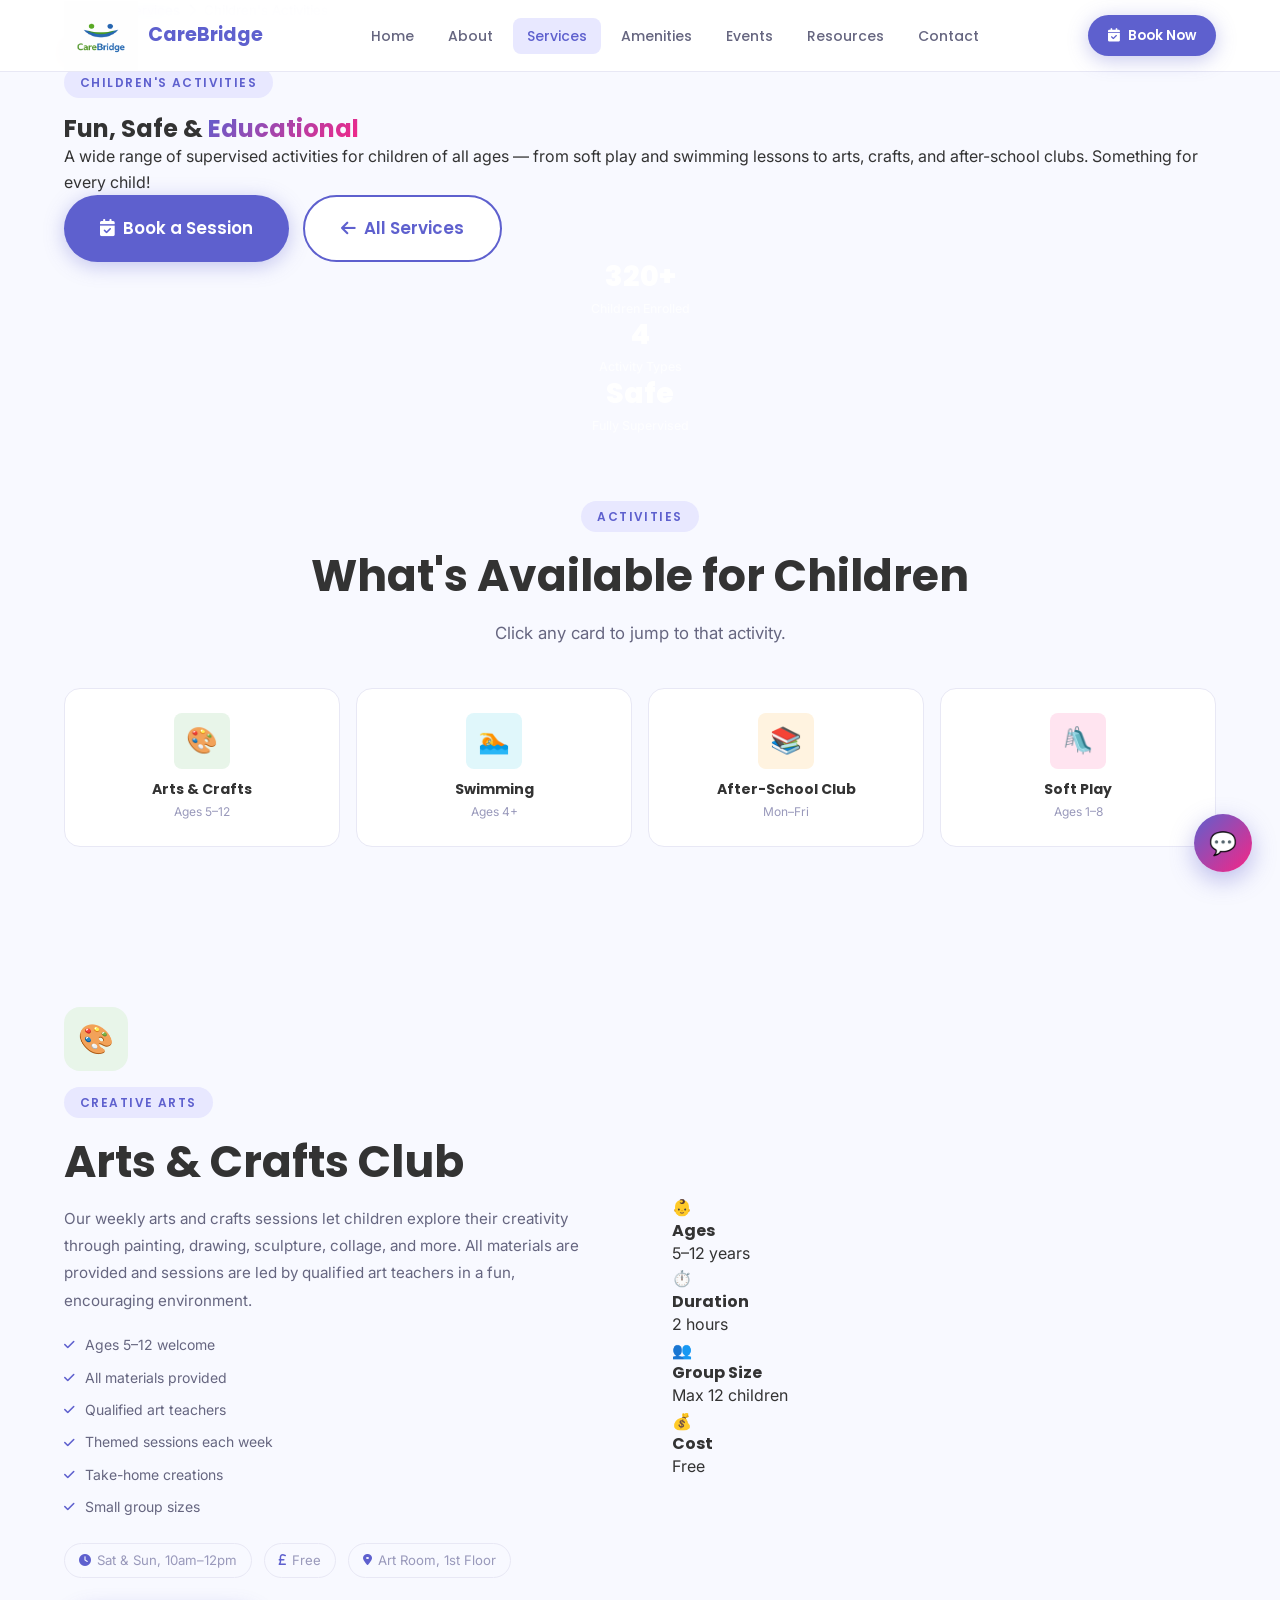
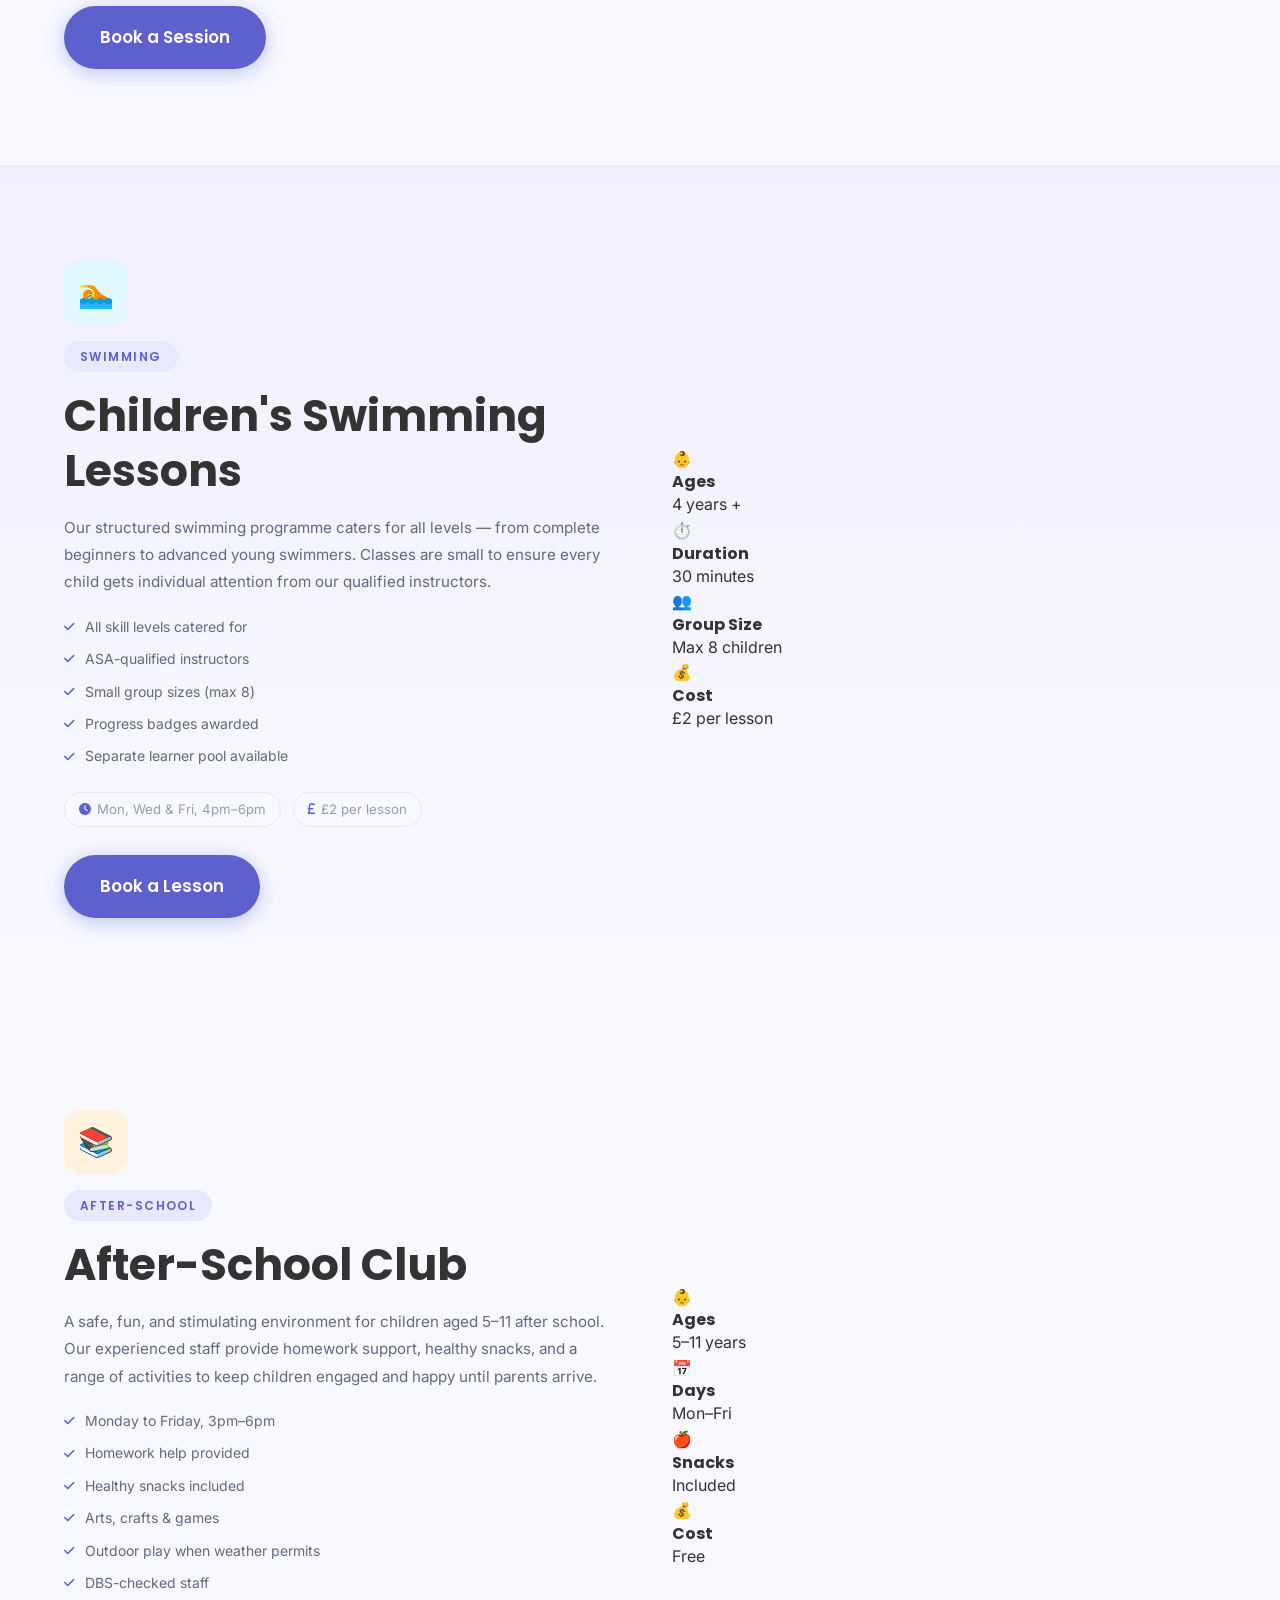
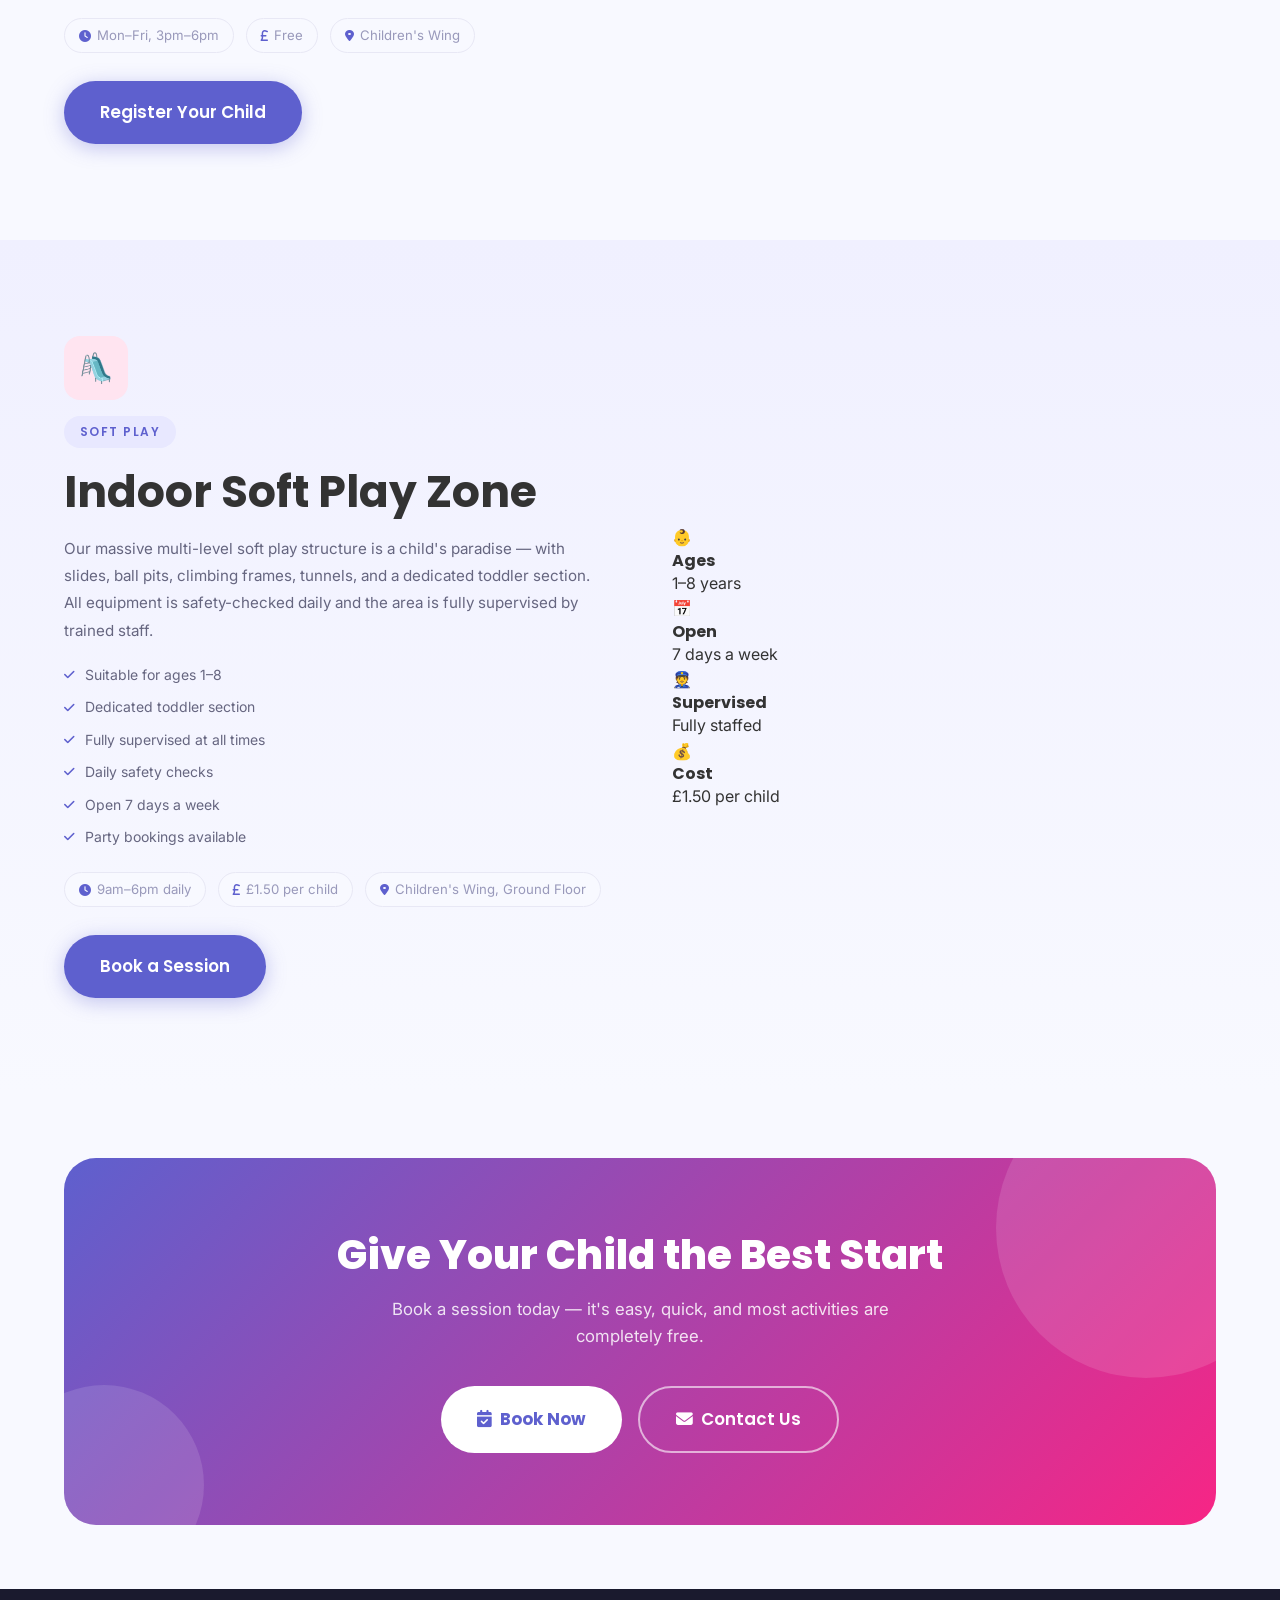
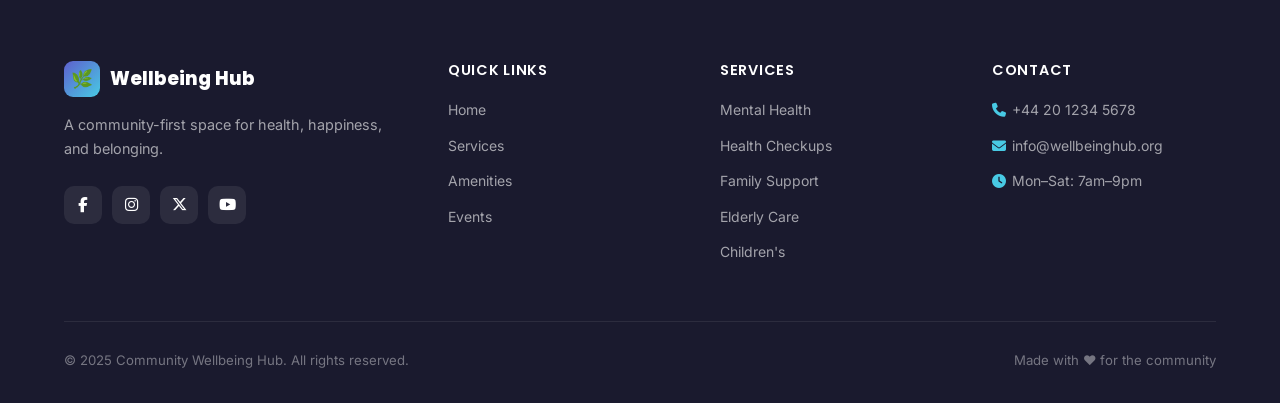
<file: pages/children-activities.html>
<!DOCTYPE html>
<html lang="en">
<head>
  <meta charset="UTF-8" />
  <meta name="viewport" content="width=device-width, initial-scale=1.0" />
  <title>Children's Activities — Community Wellbeing Hub</title>
  <link rel="preconnect" href="https://fonts.googleapis.com" />
  <link rel="preconnect" href="https://fonts.gstatic.com" crossorigin />
  <link href="https://fonts.googleapis.com/css2?family=Poppins:wght@300;400;500;600;700;800;900&family=Inter:wght@300;400;500;600&display=swap" rel="stylesheet" />
  <link rel="stylesheet" href="https://cdnjs.cloudflare.com/ajax/libs/font-awesome/6.5.0/css/all.min.css" />
  <link rel="stylesheet" href="../css/style.css" />
  <link rel="stylesheet" href="../css/family-services.css" />
</head>
<body>

  <nav class="navbar">
    <div class="container nav-inner">
      <a href="../index.html" class="nav-logo">
  <img src="../images/logo.png" alt="CareBridge Logo" class="logo-img">
  <span class="logo-text">CareBridge</span>
</a>
      <ul class="nav-links">
        <li><a href="../index.html">Home</a></li><li><a href="about.html">About</a></li>
        <li><a href="services.html" class="active">Services</a></li><li><a href="amenities.html">Amenities</a></li>
        <li><a href="events.html">Events</a></li><li><a href="resources.html">Resources</a></li>
        <li><a href="contact.html">Contact</a></li>
      </ul>
      <div class="nav-cta">
        <a href="booking.html" class="btn btn-primary btn-sm"><i class="fa-solid fa-calendar-check"></i> Book Now</a>
        <div class="hamburger" role="button" tabindex="0"><span></span><span></span><span></span></div>
      </div>
    </div>
  </nav>
  <div class="mobile-nav">
    <a href="../index.html">🏠 Home</a><a href="services.html">❤️ Services</a>
    <a href="amenities.html">🏊 Amenities</a><a href="events.html">📅 Events</a>
    <a href="contact.html">📞 Contact</a>
    <a href="booking.html" class="btn btn-primary mobile-cta"><i class="fa-solid fa-calendar-check"></i> Book a Session</a>
  </div>

  <section class="sub-hero" style="--shc1:#E8F5E9;--shc2:#F8F9FF;--shc3:#FFF3E0">
    <div class="container">
      <div class="breadcrumb">
        <a href="../index.html">Home</a><span><i class="fa-solid fa-chevron-right"></i></span>
        <a href="services.html">Services</a><span><i class="fa-solid fa-chevron-right"></i></span>
        <span>Children's Activities</span>
      </div>
      <div class="sub-hero-inner">
        <div class="sub-hero-content">
          <div class="sub-hero-icon">🧒</div>
          <span class="section-label">Children's Activities</span>
          <h1>Fun, Safe &amp; <span class="hero-highlight">Educational</span></h1>
          <p>A wide range of supervised activities for children of all ages — from soft play and swimming lessons to arts, crafts, and after-school clubs. Something for every child!</p>
          <div class="sub-hero-actions">
            <a href="booking.html" class="btn btn-primary btn-lg"><i class="fa-solid fa-calendar-check"></i> Book a Session</a>
            <a href="services.html" class="btn btn-secondary btn-lg"><i class="fa-solid fa-arrow-left"></i> All Services</a>
          </div>
        </div>
        <div class="sub-hero-stats">
          <div class="sub-stat"><span class="sub-stat-num">320+</span><span class="sub-stat-label">Children Enrolled</span></div>
          <div class="sub-stat"><span class="sub-stat-num">4</span><span class="sub-stat-label">Activity Types</span></div>
          <div class="sub-stat"><span class="sub-stat-num">Safe</span><span class="sub-stat-label">Fully Supervised</span></div>
        </div>
      </div>
    </div>
  </section>

  <section class="quick-access section-pad-sm">
    <div class="container">
      <div class="text-center reveal">
        <span class="section-label">Activities</span>
        <h2 class="section-title">What's Available for Children</h2>
        <p class="section-subtitle">Click any card to jump to that activity.</p>
      </div>
      <div class="qa-grid reveal">
        <a href="#arts" class="qa-card"><div class="qa-icon" style="--qclr:#E8F5E9">🎨</div><h3>Arts & Crafts</h3><p>Ages 5–12</p></a>
        <a href="#swimming" class="qa-card"><div class="qa-icon" style="--qclr:#E0F7FB">🏊</div><h3>Swimming</h3><p>Ages 4+</p></a>
        <a href="#afterschool" class="qa-card"><div class="qa-icon" style="--qclr:#FFF3E0">📚</div><h3>After-School Club</h3><p>Mon–Fri</p></a>
        <a href="#softplay" class="qa-card"><div class="qa-icon" style="--qclr:#FFE4F0">🛝</div><h3>Soft Play</h3><p>Ages 1–8</p></a>
      </div>
    </div>
  </section>

  <section id="arts" class="sub-service-section section-pad">
    <div class="container">
      <div class="sub-service-layout reveal">
        <div class="sub-service-content">
          <div class="sub-service-icon-wrap" style="--ssic:#E8F5E9">🎨</div>
          <span class="section-label">Creative Arts</span>
          <h2 class="section-title">Arts & Crafts Club</h2>
          <p>Our weekly arts and crafts sessions let children explore their creativity through painting, drawing, sculpture, collage, and more. All materials are provided and sessions are led by qualified art teachers in a fun, encouraging environment.</p>
          <ul class="sub-features">
            <li><i class="fa-solid fa-check"></i> Ages 5–12 welcome</li>
            <li><i class="fa-solid fa-check"></i> All materials provided</li>
            <li><i class="fa-solid fa-check"></i> Qualified art teachers</li>
            <li><i class="fa-solid fa-check"></i> Themed sessions each week</li>
            <li><i class="fa-solid fa-check"></i> Take-home creations</li>
            <li><i class="fa-solid fa-check"></i> Small group sizes</li>
          </ul>
          <div class="sub-meta-row">
            <span class="sub-meta-item"><i class="fa-solid fa-clock"></i> Sat & Sun, 10am–12pm</span>
            <span class="sub-meta-item"><i class="fa-solid fa-sterling-sign"></i> Free</span>
            <span class="sub-meta-item"><i class="fa-solid fa-location-dot"></i> Art Room, 1st Floor</span>
          </div>
          <a href="booking.html" class="btn btn-primary btn-lg">Book a Session</a>
        </div>
        <div class="sub-service-cards">
          <div class="sub-info-card" style="--sic:#E8F5E9"><span>👶</span><h4>Ages</h4><p>5–12 years</p></div>
          <div class="sub-info-card" style="--sic:#FFF3E0"><span>⏱️</span><h4>Duration</h4><p>2 hours</p></div>
          <div class="sub-info-card" style="--sic:#E0F7FB"><span>👥</span><h4>Group Size</h4><p>Max 12 children</p></div>
          <div class="sub-info-card" style="--sic:#FFE4F0"><span>💰</span><h4>Cost</h4><p>Free</p></div>
        </div>
      </div>
    </div>
  </section>

  <section id="swimming" class="sub-service-section sub-alt section-pad">
    <div class="container">
      <div class="sub-service-layout sub-reverse reveal">
        <div class="sub-service-cards">
          <div class="sub-info-card" style="--sic:#E0F7FB"><span>👶</span><h4>Ages</h4><p>4 years +</p></div>
          <div class="sub-info-card" style="--sic:#E8F5E9"><span>⏱️</span><h4>Duration</h4><p>30 minutes</p></div>
          <div class="sub-info-card" style="--sic:#FFF3E0"><span>👥</span><h4>Group Size</h4><p>Max 8 children</p></div>
          <div class="sub-info-card" style="--sic:#FFE4F0"><span>💰</span><h4>Cost</h4><p>£2 per lesson</p></div>
        </div>
        <div class="sub-service-content">
          <div class="sub-service-icon-wrap" style="--ssic:#E0F7FB">🏊</div>
          <span class="section-label">Swimming</span>
          <h2 class="section-title">Children's Swimming Lessons</h2>
          <p>Our structured swimming programme caters for all levels — from complete beginners to advanced young swimmers. Classes are small to ensure every child gets individual attention from our qualified instructors.</p>
          <ul class="sub-features">
            <li><i class="fa-solid fa-check"></i> All skill levels catered for</li>
            <li><i class="fa-solid fa-check"></i> ASA-qualified instructors</li>
            <li><i class="fa-solid fa-check"></i> Small group sizes (max 8)</li>
            <li><i class="fa-solid fa-check"></i> Progress badges awarded</li>
            <li><i class="fa-solid fa-check"></i> Separate learner pool available</li>
          </ul>
          <div class="sub-meta-row">
            <span class="sub-meta-item"><i class="fa-solid fa-clock"></i> Mon, Wed & Fri, 4pm–6pm</span>
            <span class="sub-meta-item"><i class="fa-solid fa-sterling-sign"></i> £2 per lesson</span>
          </div>
          <a href="booking.html" class="btn btn-primary btn-lg">Book a Lesson</a>
        </div>
      </div>
    </div>
  </section>

  <section id="afterschool" class="sub-service-section section-pad">
    <div class="container">
      <div class="sub-service-layout reveal">
        <div class="sub-service-content">
          <div class="sub-service-icon-wrap" style="--ssic:#FFF3E0">📚</div>
          <span class="section-label">After-School</span>
          <h2 class="section-title">After-School Club</h2>
          <p>A safe, fun, and stimulating environment for children aged 5–11 after school. Our experienced staff provide homework support, healthy snacks, and a range of activities to keep children engaged and happy until parents arrive.</p>
          <ul class="sub-features">
            <li><i class="fa-solid fa-check"></i> Monday to Friday, 3pm–6pm</li>
            <li><i class="fa-solid fa-check"></i> Homework help provided</li>
            <li><i class="fa-solid fa-check"></i> Healthy snacks included</li>
            <li><i class="fa-solid fa-check"></i> Arts, crafts & games</li>
            <li><i class="fa-solid fa-check"></i> Outdoor play when weather permits</li>
            <li><i class="fa-solid fa-check"></i> DBS-checked staff</li>
          </ul>
          <div class="sub-meta-row">
            <span class="sub-meta-item"><i class="fa-solid fa-clock"></i> Mon–Fri, 3pm–6pm</span>
            <span class="sub-meta-item"><i class="fa-solid fa-sterling-sign"></i> Free</span>
            <span class="sub-meta-item"><i class="fa-solid fa-location-dot"></i> Children's Wing</span>
          </div>
          <a href="booking.html" class="btn btn-primary btn-lg">Register Your Child</a>
        </div>
        <div class="sub-service-cards">
          <div class="sub-info-card" style="--sic:#FFF3E0"><span>👶</span><h4>Ages</h4><p>5–11 years</p></div>
          <div class="sub-info-card" style="--sic:#E8F5E9"><span>📅</span><h4>Days</h4><p>Mon–Fri</p></div>
          <div class="sub-info-card" style="--sic:#E0F7FB"><span>🍎</span><h4>Snacks</h4><p>Included</p></div>
          <div class="sub-info-card" style="--sic:#FFE4F0"><span>💰</span><h4>Cost</h4><p>Free</p></div>
        </div>
      </div>
    </div>
  </section>

  <section id="softplay" class="sub-service-section sub-alt section-pad">
    <div class="container">
      <div class="sub-service-layout sub-reverse reveal">
        <div class="sub-service-cards">
          <div class="sub-info-card" style="--sic:#FFE4F0"><span>👶</span><h4>Ages</h4><p>1–8 years</p></div>
          <div class="sub-info-card" style="--sic:#FFF3E0"><span>📅</span><h4>Open</h4><p>7 days a week</p></div>
          <div class="sub-info-card" style="--sic:#E8F5E9"><span>👮</span><h4>Supervised</h4><p>Fully staffed</p></div>
          <div class="sub-info-card" style="--sic:#E0F7FB"><span>💰</span><h4>Cost</h4><p>£1.50 per child</p></div>
        </div>
        <div class="sub-service-content">
          <div class="sub-service-icon-wrap" style="--ssic:#FFE4F0">🛝</div>
          <span class="section-label">Soft Play</span>
          <h2 class="section-title">Indoor Soft Play Zone</h2>
          <p>Our massive multi-level soft play structure is a child's paradise — with slides, ball pits, climbing frames, tunnels, and a dedicated toddler section. All equipment is safety-checked daily and the area is fully supervised by trained staff.</p>
          <ul class="sub-features">
            <li><i class="fa-solid fa-check"></i> Suitable for ages 1–8</li>
            <li><i class="fa-solid fa-check"></i> Dedicated toddler section</li>
            <li><i class="fa-solid fa-check"></i> Fully supervised at all times</li>
            <li><i class="fa-solid fa-check"></i> Daily safety checks</li>
            <li><i class="fa-solid fa-check"></i> Open 7 days a week</li>
            <li><i class="fa-solid fa-check"></i> Party bookings available</li>
          </ul>
          <div class="sub-meta-row">
            <span class="sub-meta-item"><i class="fa-solid fa-clock"></i> 9am–6pm daily</span>
            <span class="sub-meta-item"><i class="fa-solid fa-sterling-sign"></i> £1.50 per child</span>
            <span class="sub-meta-item"><i class="fa-solid fa-location-dot"></i> Children's Wing, Ground Floor</span>
          </div>
          <a href="booking.html" class="btn btn-primary btn-lg">Book a Session</a>
        </div>
      </div>
    </div>
  </section>

  <section class="cta-banner section-pad-sm">
    <div class="container">
      <div class="cta-inner reveal">
        <div class="cta-shape cta-shape-1"></div><div class="cta-shape cta-shape-2"></div>
        <div class="cta-content">
          <h2>Give Your Child the Best Start</h2>
          <p>Book a session today — it's easy, quick, and most activities are completely free.</p>
          <div class="cta-actions">
            <a href="booking.html" class="btn btn-white btn-lg"><i class="fa-solid fa-calendar-check"></i> Book Now</a>
            <a href="contact.html" class="btn btn-outline-white btn-lg"><i class="fa-solid fa-envelope"></i> Contact Us</a>
          </div>
        </div>
      </div>
    </div>
  </section>

  <footer class="footer">
    <div class="container">
      <div class="footer-grid">
        <div class="footer-brand"><div class="footer-logo"><div class="footer-logo-icon">🌿</div>Wellbeing Hub</div>
          <p>A community-first space for health, happiness, and belonging.</p>
          <div class="footer-socials">
            <a href="#" class="social-btn"><i class="fa-brands fa-facebook-f"></i></a>
            <a href="#" class="social-btn"><i class="fa-brands fa-instagram"></i></a>
            <a href="#" class="social-btn"><i class="fa-brands fa-x-twitter"></i></a>
            <a href="#" class="social-btn"><i class="fa-brands fa-youtube"></i></a>
          </div>
        </div>
        <div class="footer-col"><h4>Quick Links</h4><ul>
          <li><a href="../index.html">Home</a></li><li><a href="services.html">Services</a></li>
          <li><a href="amenities.html">Amenities</a></li><li><a href="events.html">Events</a></li>
        </ul></div>
        <div class="footer-col"><h4>Services</h4><ul>
          <li><a href="mental-health.html">Mental Health</a></li>
          <li><a href="health-checkup.html">Health Checkups</a></li>
          <li><a href="family-services.html">Family Support</a></li>
          <li><a href="elderly-care.html">Elderly Care</a></li>
          <li><a href="children-activities.html">Children's</a></li>
        </ul></div>
        <div class="footer-col"><h4>Contact</h4><ul>
          <li><a href="tel:+442012345678"><i class="fa-solid fa-phone" style="margin-right:6px;color:var(--secondary)"></i>+44 20 1234 5678</a></li>
          <li><a href="mailto:info@wellbeinghub.org"><i class="fa-solid fa-envelope" style="margin-right:6px;color:var(--secondary)"></i>info@wellbeinghub.org</a></li>
          <li><a href="#"><i class="fa-solid fa-clock" style="margin-right:6px;color:var(--secondary)"></i>Mon–Sat: 7am–9pm</a></li>
        </ul></div>
      </div>
      <div class="footer-bottom"><p>© 2025 Community Wellbeing Hub. All rights reserved.</p><p>Made with ❤️ for the community</p></div>
    </div>
  </footer>

  <div class="chat-widget">
    <div class="chat-panel">
      <div class="chat-header"><div class="chat-avatar">💬</div>
        <div class="chat-header-info"><h4>Wellbeing Support</h4><span><span class="online-dot"></span> Online now</span></div>
      </div>
      <div class="chat-messages"><div class="msg msg-bot">Hi! 👋 Looking for children's activities?</div></div>
      <div class="chat-input-row"><input type="text" placeholder="Type a message..." /><button class="chat-send"><i class="fa-solid fa-paper-plane"></i></button></div>
    </div>
    <div class="chat-bubble" role="button">💬</div>
  </div>
  <script src="../js/main.js"></script>
</body>
</html>
</file>
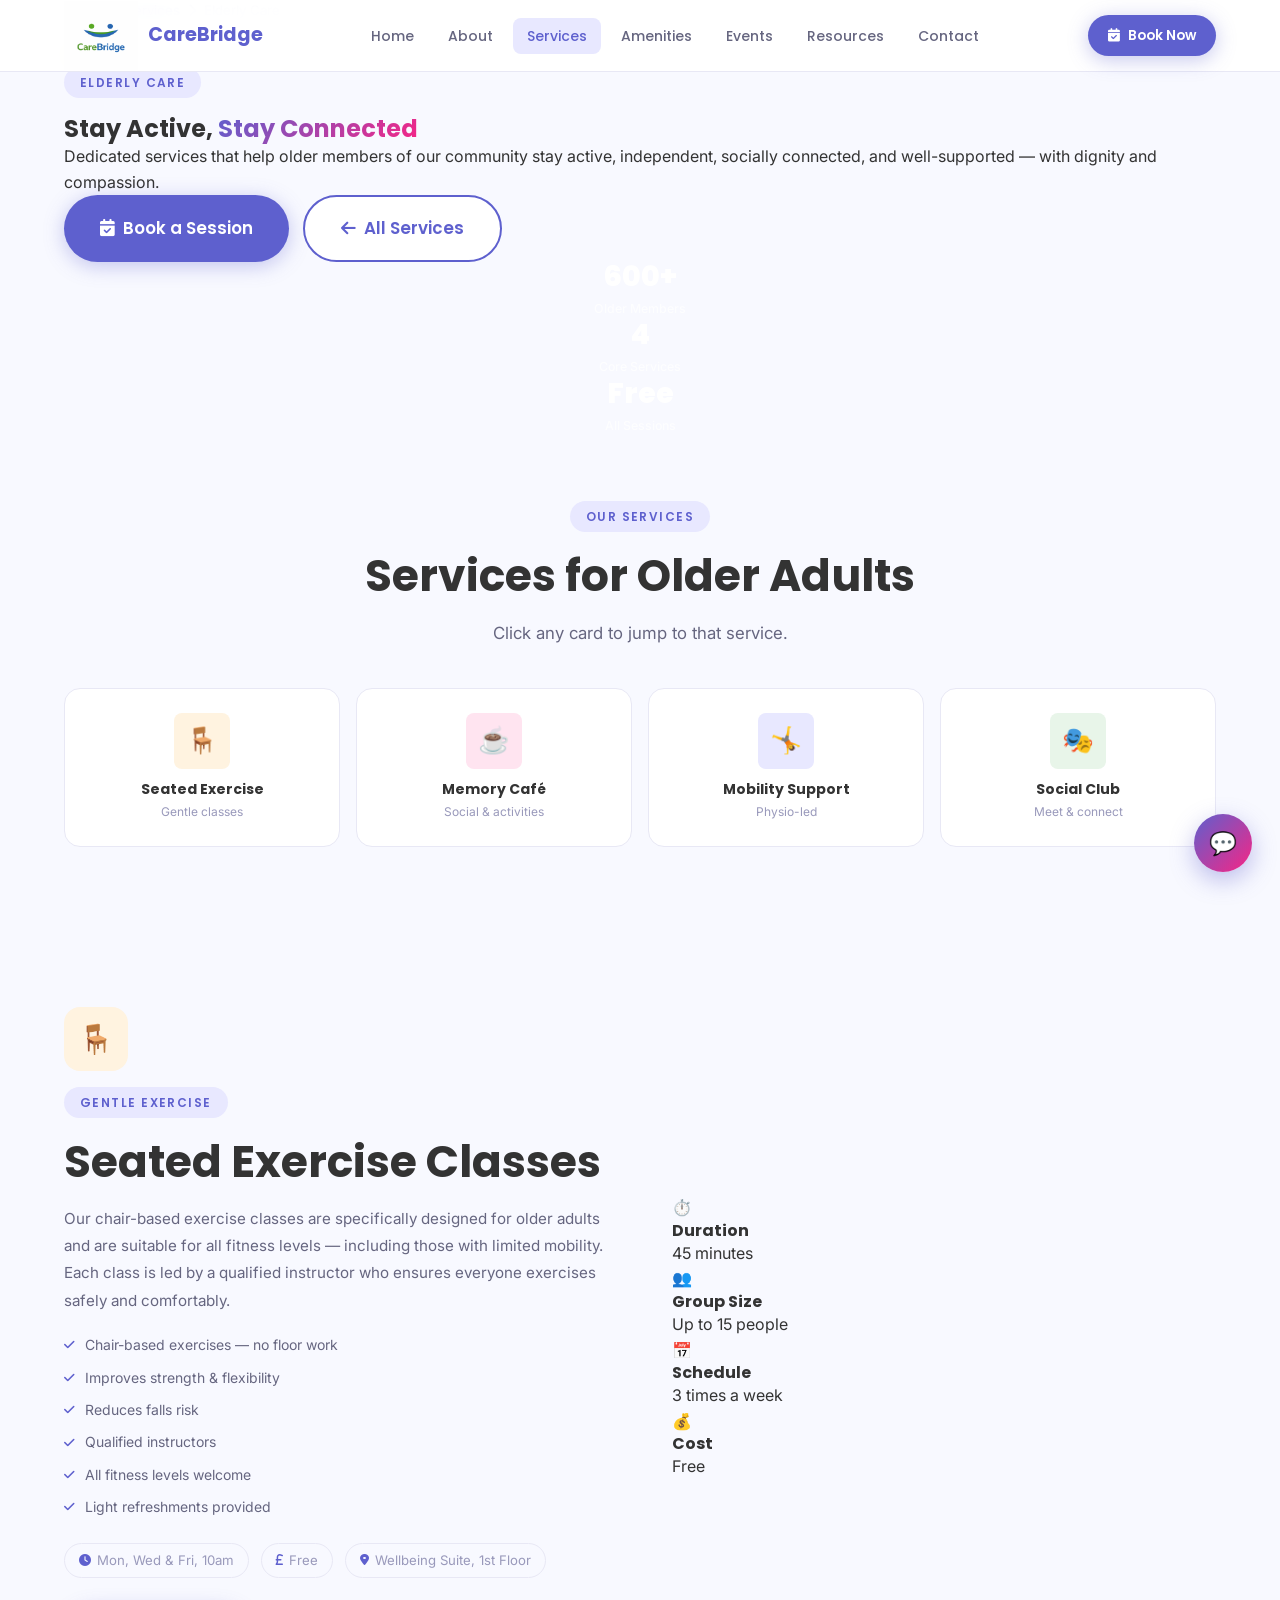
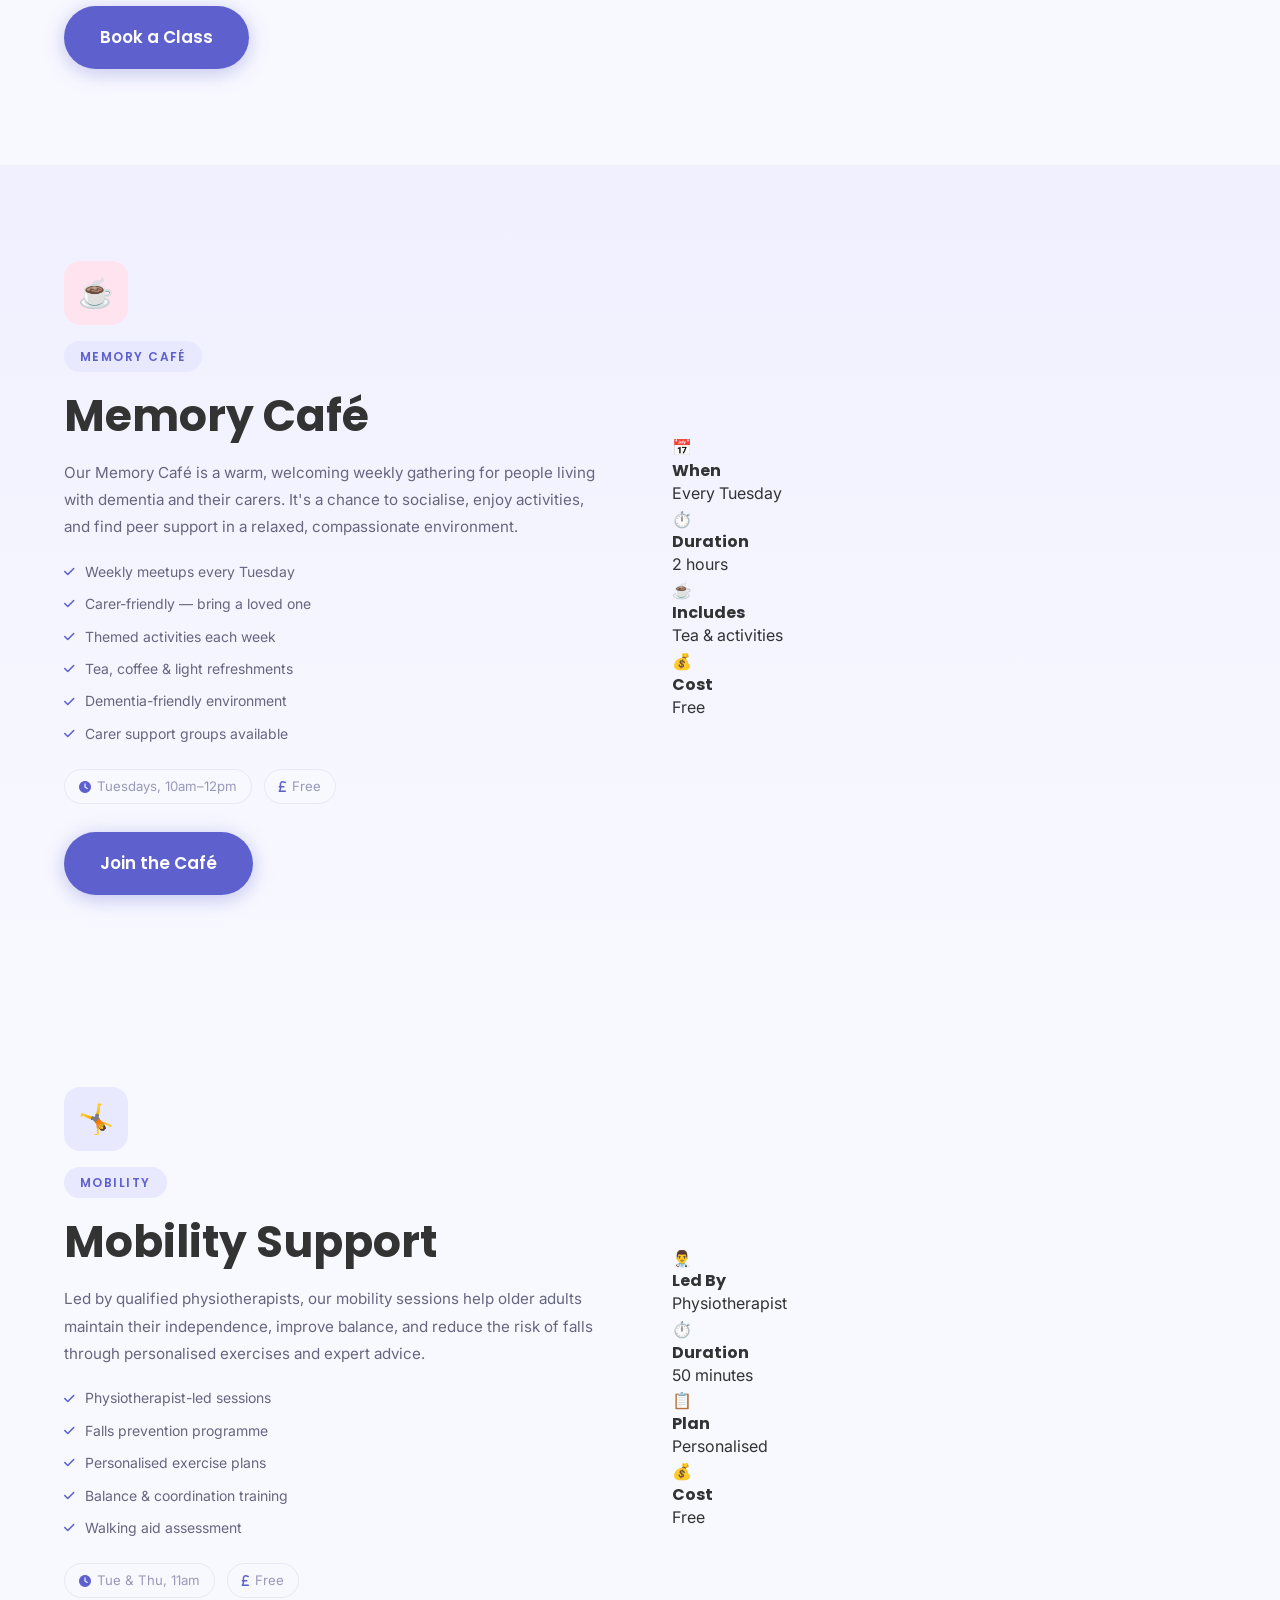
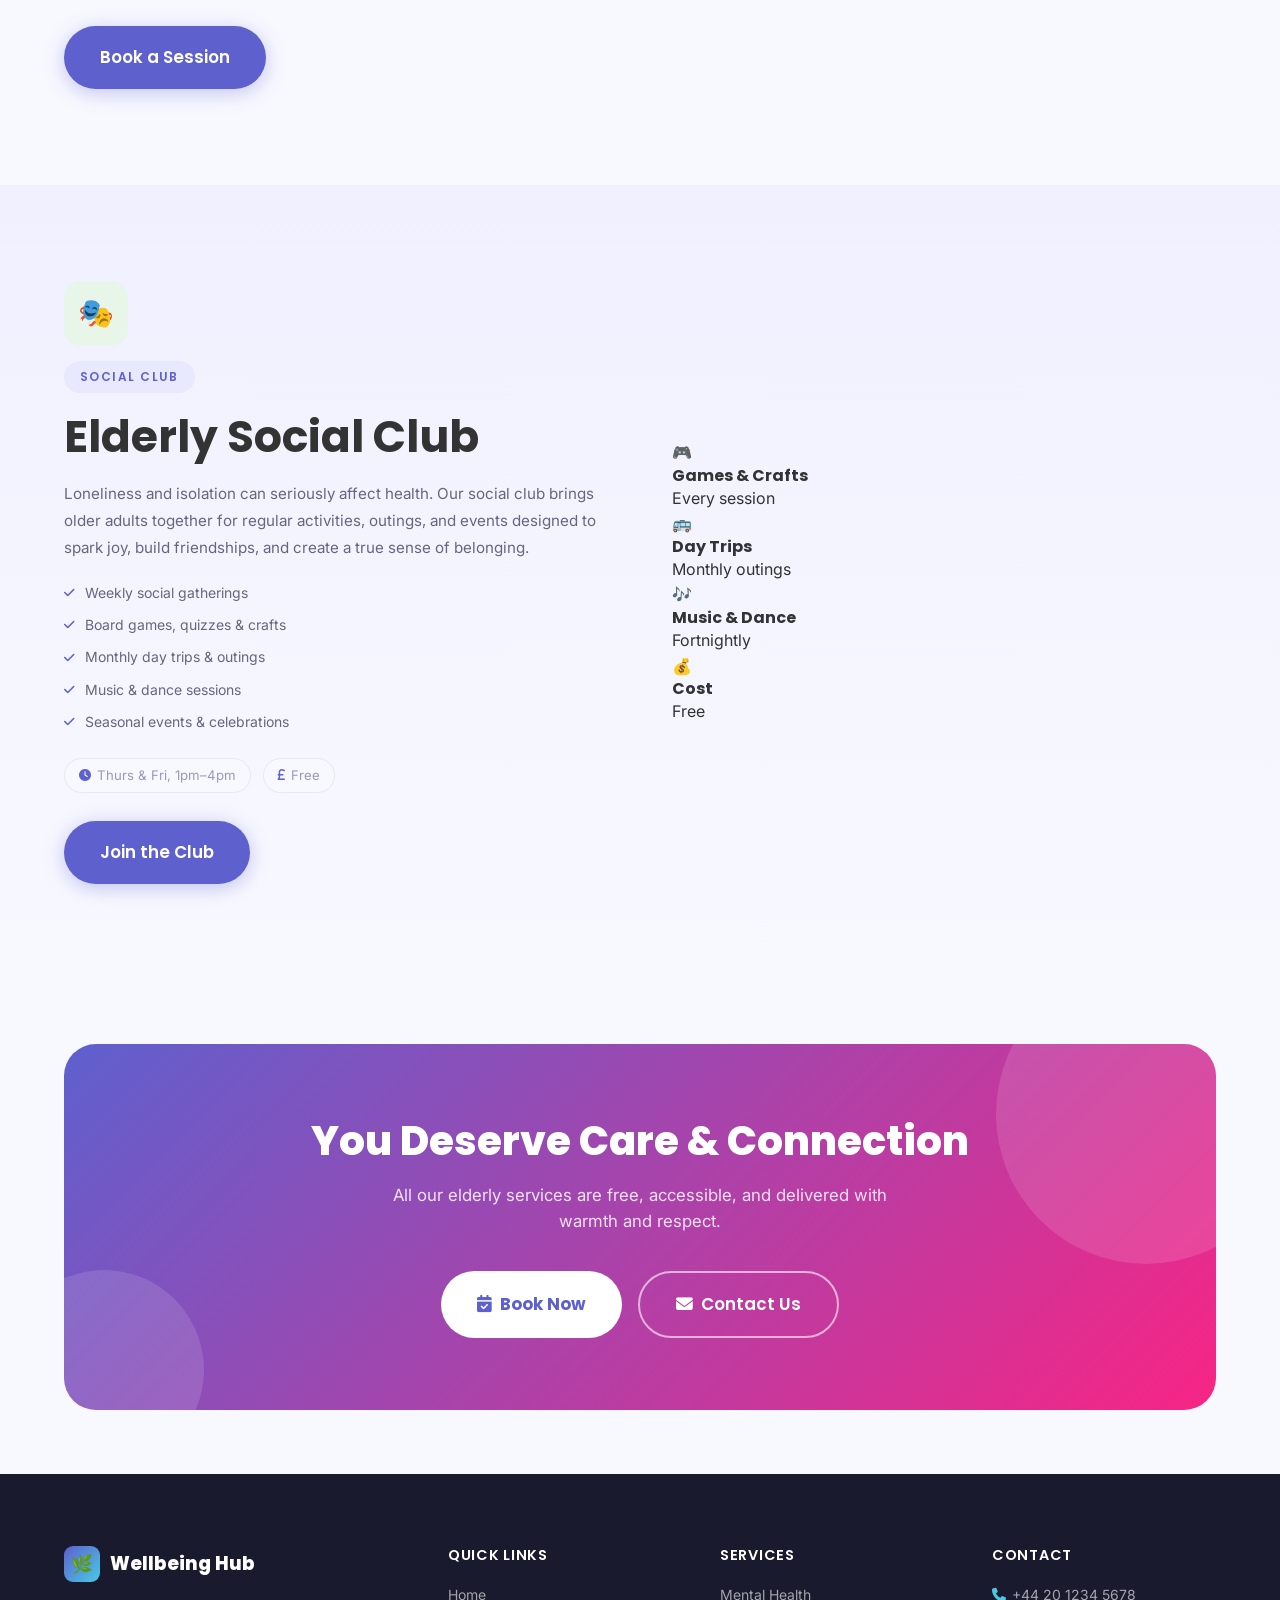
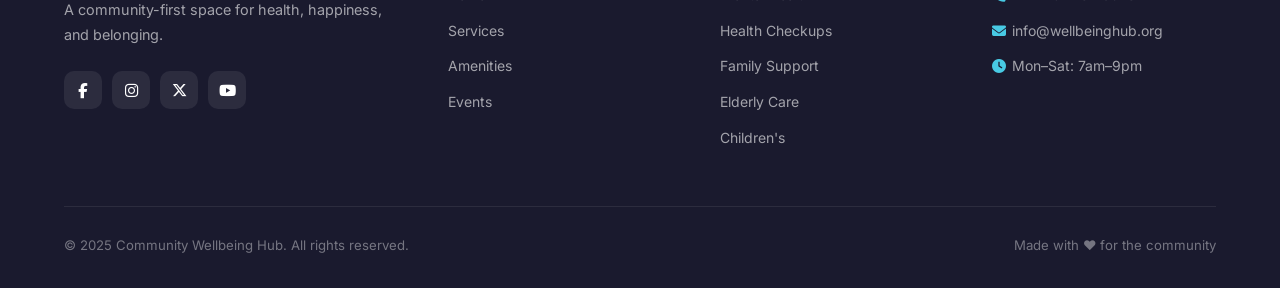
<file: pages/elderly-care.html>
<!DOCTYPE html>
<html lang="en">
<head>
  <meta charset="UTF-8" />
  <meta name="viewport" content="width=device-width, initial-scale=1.0" />
  <title>Elderly Care — Community Wellbeing Hub</title>
  <link rel="preconnect" href="https://fonts.googleapis.com" />
  <link rel="preconnect" href="https://fonts.gstatic.com" crossorigin />
  <link href="https://fonts.googleapis.com/css2?family=Poppins:wght@300;400;500;600;700;800;900&family=Inter:wght@300;400;500;600&display=swap" rel="stylesheet" />
  <link rel="stylesheet" href="https://cdnjs.cloudflare.com/ajax/libs/font-awesome/6.5.0/css/all.min.css" />
  <link rel="stylesheet" href="../css/style.css" />
  <link rel="stylesheet" href="../css/family-services.css" />
</head>
<body>

  <nav class="navbar">
    <div class="container nav-inner">
      <a href="../index.html" class="nav-logo">
  <img src="../images/logo.png" alt="CareBridge Logo" class="logo-img">
  <span class="logo-text">CareBridge</span>
</a>
      <ul class="nav-links">
        <li><a href="../index.html">Home</a></li><li><a href="about.html">About</a></li>
        <li><a href="services.html" class="active">Services</a></li><li><a href="amenities.html">Amenities</a></li>
        <li><a href="events.html">Events</a></li><li><a href="resources.html">Resources</a></li>
        <li><a href="contact.html">Contact</a></li>
      </ul>
      <div class="nav-cta">
        <a href="booking.html" class="btn btn-primary btn-sm"><i class="fa-solid fa-calendar-check"></i> Book Now</a>
        <div class="hamburger" role="button" tabindex="0"><span></span><span></span><span></span></div>
      </div>
    </div>
  </nav>
  <div class="mobile-nav">
    <a href="../index.html">🏠 Home</a><a href="services.html">❤️ Services</a>
    <a href="amenities.html">🏊 Amenities</a><a href="events.html">📅 Events</a>
    <a href="contact.html">📞 Contact</a>
    <a href="booking.html" class="btn btn-primary mobile-cta"><i class="fa-solid fa-calendar-check"></i> Book a Session</a>
  </div>

  <section class="sub-hero" style="--shc1:#FFF3E0;--shc2:#F8F9FF;--shc3:#FFE4F0">
    <div class="container">
      <div class="breadcrumb">
        <a href="../index.html">Home</a><span><i class="fa-solid fa-chevron-right"></i></span>
        <a href="services.html">Services</a><span><i class="fa-solid fa-chevron-right"></i></span>
        <span>Elderly Care</span>
      </div>
      <div class="sub-hero-inner">
        <div class="sub-hero-content">
          <div class="sub-hero-icon">👵</div>
          <span class="section-label">Elderly Care</span>
          <h1>Stay Active, <span class="hero-highlight">Stay Connected</span></h1>
          <p>Dedicated services that help older members of our community stay active, independent, socially connected, and well-supported — with dignity and compassion.</p>
          <div class="sub-hero-actions">
            <a href="booking.html" class="btn btn-primary btn-lg"><i class="fa-solid fa-calendar-check"></i> Book a Session</a>
            <a href="services.html" class="btn btn-secondary btn-lg"><i class="fa-solid fa-arrow-left"></i> All Services</a>
          </div>
        </div>
        <div class="sub-hero-stats">
          <div class="sub-stat"><span class="sub-stat-num">600+</span><span class="sub-stat-label">Older Members</span></div>
          <div class="sub-stat"><span class="sub-stat-num">4</span><span class="sub-stat-label">Core Services</span></div>
          <div class="sub-stat"><span class="sub-stat-num">Free</span><span class="sub-stat-label">All Sessions</span></div>
        </div>
      </div>
    </div>
  </section>

  <section class="quick-access section-pad-sm">
    <div class="container">
      <div class="text-center reveal">
        <span class="section-label">Our Services</span>
        <h2 class="section-title">Services for Older Adults</h2>
        <p class="section-subtitle">Click any card to jump to that service.</p>
      </div>
      <div class="qa-grid reveal">
        <a href="#exercise" class="qa-card"><div class="qa-icon" style="--qclr:#FFF3E0">🪑</div><h3>Seated Exercise</h3><p>Gentle classes</p></a>
        <a href="#memory" class="qa-card"><div class="qa-icon" style="--qclr:#FFE4F0">☕</div><h3>Memory Café</h3><p>Social & activities</p></a>
        <a href="#mobility" class="qa-card"><div class="qa-icon" style="--qclr:#E8E8FF">🤸</div><h3>Mobility Support</h3><p>Physio-led</p></a>
        <a href="#social" class="qa-card"><div class="qa-icon" style="--qclr:#E8F5E9">🎭</div><h3>Social Club</h3><p>Meet & connect</p></a>
      </div>
    </div>
  </section>

  <section id="exercise" class="sub-service-section section-pad">
    <div class="container">
      <div class="sub-service-layout reveal">
        <div class="sub-service-content">
          <div class="sub-service-icon-wrap" style="--ssic:#FFF3E0">🪑</div>
          <span class="section-label">Gentle Exercise</span>
          <h2 class="section-title">Seated Exercise Classes</h2>
          <p>Our chair-based exercise classes are specifically designed for older adults and are suitable for all fitness levels — including those with limited mobility. Each class is led by a qualified instructor who ensures everyone exercises safely and comfortably.</p>
          <ul class="sub-features">
            <li><i class="fa-solid fa-check"></i> Chair-based exercises — no floor work</li>
            <li><i class="fa-solid fa-check"></i> Improves strength & flexibility</li>
            <li><i class="fa-solid fa-check"></i> Reduces falls risk</li>
            <li><i class="fa-solid fa-check"></i> Qualified instructors</li>
            <li><i class="fa-solid fa-check"></i> All fitness levels welcome</li>
            <li><i class="fa-solid fa-check"></i> Light refreshments provided</li>
          </ul>
          <div class="sub-meta-row">
            <span class="sub-meta-item"><i class="fa-solid fa-clock"></i> Mon, Wed & Fri, 10am</span>
            <span class="sub-meta-item"><i class="fa-solid fa-sterling-sign"></i> Free</span>
            <span class="sub-meta-item"><i class="fa-solid fa-location-dot"></i> Wellbeing Suite, 1st Floor</span>
          </div>
          <a href="booking.html" class="btn btn-primary btn-lg">Book a Class</a>
        </div>
        <div class="sub-service-cards">
          <div class="sub-info-card" style="--sic:#FFF3E0"><span>⏱️</span><h4>Duration</h4><p>45 minutes</p></div>
          <div class="sub-info-card" style="--sic:#FFE4F0"><span>👥</span><h4>Group Size</h4><p>Up to 15 people</p></div>
          <div class="sub-info-card" style="--sic:#E8F5E9"><span>📅</span><h4>Schedule</h4><p>3 times a week</p></div>
          <div class="sub-info-card" style="--sic:#E8E8FF"><span>💰</span><h4>Cost</h4><p>Free</p></div>
        </div>
      </div>
    </div>
  </section>

  <section id="memory" class="sub-service-section sub-alt section-pad">
    <div class="container">
      <div class="sub-service-layout sub-reverse reveal">
        <div class="sub-service-cards">
          <div class="sub-info-card" style="--sic:#FFE4F0"><span>📅</span><h4>When</h4><p>Every Tuesday</p></div>
          <div class="sub-info-card" style="--sic:#FFF3E0"><span>⏱️</span><h4>Duration</h4><p>2 hours</p></div>
          <div class="sub-info-card" style="--sic:#E0F7FB"><span>☕</span><h4>Includes</h4><p>Tea & activities</p></div>
          <div class="sub-info-card" style="--sic:#E8F5E9"><span>💰</span><h4>Cost</h4><p>Free</p></div>
        </div>
        <div class="sub-service-content">
          <div class="sub-service-icon-wrap" style="--ssic:#FFE4F0">☕</div>
          <span class="section-label">Memory Café</span>
          <h2 class="section-title">Memory Café</h2>
          <p>Our Memory Café is a warm, welcoming weekly gathering for people living with dementia and their carers. It's a chance to socialise, enjoy activities, and find peer support in a relaxed, compassionate environment.</p>
          <ul class="sub-features">
            <li><i class="fa-solid fa-check"></i> Weekly meetups every Tuesday</li>
            <li><i class="fa-solid fa-check"></i> Carer-friendly — bring a loved one</li>
            <li><i class="fa-solid fa-check"></i> Themed activities each week</li>
            <li><i class="fa-solid fa-check"></i> Tea, coffee & light refreshments</li>
            <li><i class="fa-solid fa-check"></i> Dementia-friendly environment</li>
            <li><i class="fa-solid fa-check"></i> Carer support groups available</li>
          </ul>
          <div class="sub-meta-row">
            <span class="sub-meta-item"><i class="fa-solid fa-clock"></i> Tuesdays, 10am–12pm</span>
            <span class="sub-meta-item"><i class="fa-solid fa-sterling-sign"></i> Free</span>
          </div>
          <a href="booking.html" class="btn btn-primary btn-lg">Join the Café</a>
        </div>
      </div>
    </div>
  </section>

  <section id="mobility" class="sub-service-section section-pad">
    <div class="container">
      <div class="sub-service-layout reveal">
        <div class="sub-service-content">
          <div class="sub-service-icon-wrap" style="--ssic:#E8E8FF">🤸</div>
          <span class="section-label">Mobility</span>
          <h2 class="section-title">Mobility Support</h2>
          <p>Led by qualified physiotherapists, our mobility sessions help older adults maintain their independence, improve balance, and reduce the risk of falls through personalised exercises and expert advice.</p>
          <ul class="sub-features">
            <li><i class="fa-solid fa-check"></i> Physiotherapist-led sessions</li>
            <li><i class="fa-solid fa-check"></i> Falls prevention programme</li>
            <li><i class="fa-solid fa-check"></i> Personalised exercise plans</li>
            <li><i class="fa-solid fa-check"></i> Balance & coordination training</li>
            <li><i class="fa-solid fa-check"></i> Walking aid assessment</li>
          </ul>
          <div class="sub-meta-row">
            <span class="sub-meta-item"><i class="fa-solid fa-clock"></i> Tue & Thu, 11am</span>
            <span class="sub-meta-item"><i class="fa-solid fa-sterling-sign"></i> Free</span>
          </div>
          <a href="booking.html" class="btn btn-primary btn-lg">Book a Session</a>
        </div>
        <div class="sub-service-cards">
          <div class="sub-info-card" style="--sic:#E8E8FF"><span>👨‍⚕️</span><h4>Led By</h4><p>Physiotherapist</p></div>
          <div class="sub-info-card" style="--sic:#FFF3E0"><span>⏱️</span><h4>Duration</h4><p>50 minutes</p></div>
          <div class="sub-info-card" style="--sic:#E8F5E9"><span>📋</span><h4>Plan</h4><p>Personalised</p></div>
          <div class="sub-info-card" style="--sic:#FFE4F0"><span>💰</span><h4>Cost</h4><p>Free</p></div>
        </div>
      </div>
    </div>
  </section>

  <section id="social" class="sub-service-section sub-alt section-pad">
    <div class="container">
      <div class="sub-service-layout sub-reverse reveal">
        <div class="sub-service-cards">
          <div class="sub-info-card" style="--sic:#E8F5E9"><span>🎮</span><h4>Games & Crafts</h4><p>Every session</p></div>
          <div class="sub-info-card" style="--sic:#FFF3E0"><span>🚌</span><h4>Day Trips</h4><p>Monthly outings</p></div>
          <div class="sub-info-card" style="--sic:#E0F7FB"><span>🎶</span><h4>Music & Dance</h4><p>Fortnightly</p></div>
          <div class="sub-info-card" style="--sic:#FFE4F0"><span>💰</span><h4>Cost</h4><p>Free</p></div>
        </div>
        <div class="sub-service-content">
          <div class="sub-service-icon-wrap" style="--ssic:#E8F5E9">🎭</div>
          <span class="section-label">Social Club</span>
          <h2 class="section-title">Elderly Social Club</h2>
          <p>Loneliness and isolation can seriously affect health. Our social club brings older adults together for regular activities, outings, and events designed to spark joy, build friendships, and create a true sense of belonging.</p>
          <ul class="sub-features">
            <li><i class="fa-solid fa-check"></i> Weekly social gatherings</li>
            <li><i class="fa-solid fa-check"></i> Board games, quizzes & crafts</li>
            <li><i class="fa-solid fa-check"></i> Monthly day trips & outings</li>
            <li><i class="fa-solid fa-check"></i> Music & dance sessions</li>
            <li><i class="fa-solid fa-check"></i> Seasonal events & celebrations</li>
          </ul>
          <div class="sub-meta-row">
            <span class="sub-meta-item"><i class="fa-solid fa-clock"></i> Thurs & Fri, 1pm–4pm</span>
            <span class="sub-meta-item"><i class="fa-solid fa-sterling-sign"></i> Free</span>
          </div>
          <a href="booking.html" class="btn btn-primary btn-lg">Join the Club</a>
        </div>
      </div>
    </div>
  </section>

  <section class="cta-banner section-pad-sm">
    <div class="container">
      <div class="cta-inner reveal">
        <div class="cta-shape cta-shape-1"></div><div class="cta-shape cta-shape-2"></div>
        <div class="cta-content">
          <h2>You Deserve Care & Connection</h2>
          <p>All our elderly services are free, accessible, and delivered with warmth and respect.</p>
          <div class="cta-actions">
            <a href="booking.html" class="btn btn-white btn-lg"><i class="fa-solid fa-calendar-check"></i> Book Now</a>
            <a href="contact.html" class="btn btn-outline-white btn-lg"><i class="fa-solid fa-envelope"></i> Contact Us</a>
          </div>
        </div>
      </div>
    </div>
  </section>

  <footer class="footer">
    <div class="container">
      <div class="footer-grid">
        <div class="footer-brand"><div class="footer-logo"><div class="footer-logo-icon">🌿</div>Wellbeing Hub</div>
          <p>A community-first space for health, happiness, and belonging.</p>
          <div class="footer-socials">
            <a href="#" class="social-btn"><i class="fa-brands fa-facebook-f"></i></a>
            <a href="#" class="social-btn"><i class="fa-brands fa-instagram"></i></a>
            <a href="#" class="social-btn"><i class="fa-brands fa-x-twitter"></i></a>
            <a href="#" class="social-btn"><i class="fa-brands fa-youtube"></i></a>
          </div>
        </div>
        <div class="footer-col"><h4>Quick Links</h4><ul>
          <li><a href="../index.html">Home</a></li><li><a href="services.html">Services</a></li>
          <li><a href="amenities.html">Amenities</a></li><li><a href="events.html">Events</a></li>
        </ul></div>
        <div class="footer-col"><h4>Services</h4><ul>
          <li><a href="mental-health.html">Mental Health</a></li>
          <li><a href="health-checkup.html">Health Checkups</a></li>
          <li><a href="family-services.html">Family Support</a></li>
          <li><a href="elderly-care.html">Elderly Care</a></li>
          <li><a href="children-activities.html">Children's</a></li>
        </ul></div>
        <div class="footer-col"><h4>Contact</h4><ul>
          <li><a href="tel:+442012345678"><i class="fa-solid fa-phone" style="margin-right:6px;color:var(--secondary)"></i>+44 20 1234 5678</a></li>
          <li><a href="mailto:info@wellbeinghub.org"><i class="fa-solid fa-envelope" style="margin-right:6px;color:var(--secondary)"></i>info@wellbeinghub.org</a></li>
          <li><a href="#"><i class="fa-solid fa-clock" style="margin-right:6px;color:var(--secondary)"></i>Mon–Sat: 7am–9pm</a></li>
        </ul></div>
      </div>
      <div class="footer-bottom"><p>© 2025 Community Wellbeing Hub. All rights reserved.</p><p>Made with ❤️ for the community</p></div>
    </div>
  </footer>

  <div class="chat-widget">
    <div class="chat-panel">
      <div class="chat-header"><div class="chat-avatar">💬</div>
        <div class="chat-header-info"><h4>Wellbeing Support</h4><span><span class="online-dot"></span> Online now</span></div>
      </div>
      <div class="chat-messages"><div class="msg msg-bot">Hi! 👋 Looking for elderly care services?</div></div>
      <div class="chat-input-row"><input type="text" placeholder="Type a message..." /><button class="chat-send"><i class="fa-solid fa-paper-plane"></i></button></div>
    </div>
    <div class="chat-bubble" role="button">💬</div>
  </div>
  <script src="../js/main.js"></script>
</body>
</html>
</file>
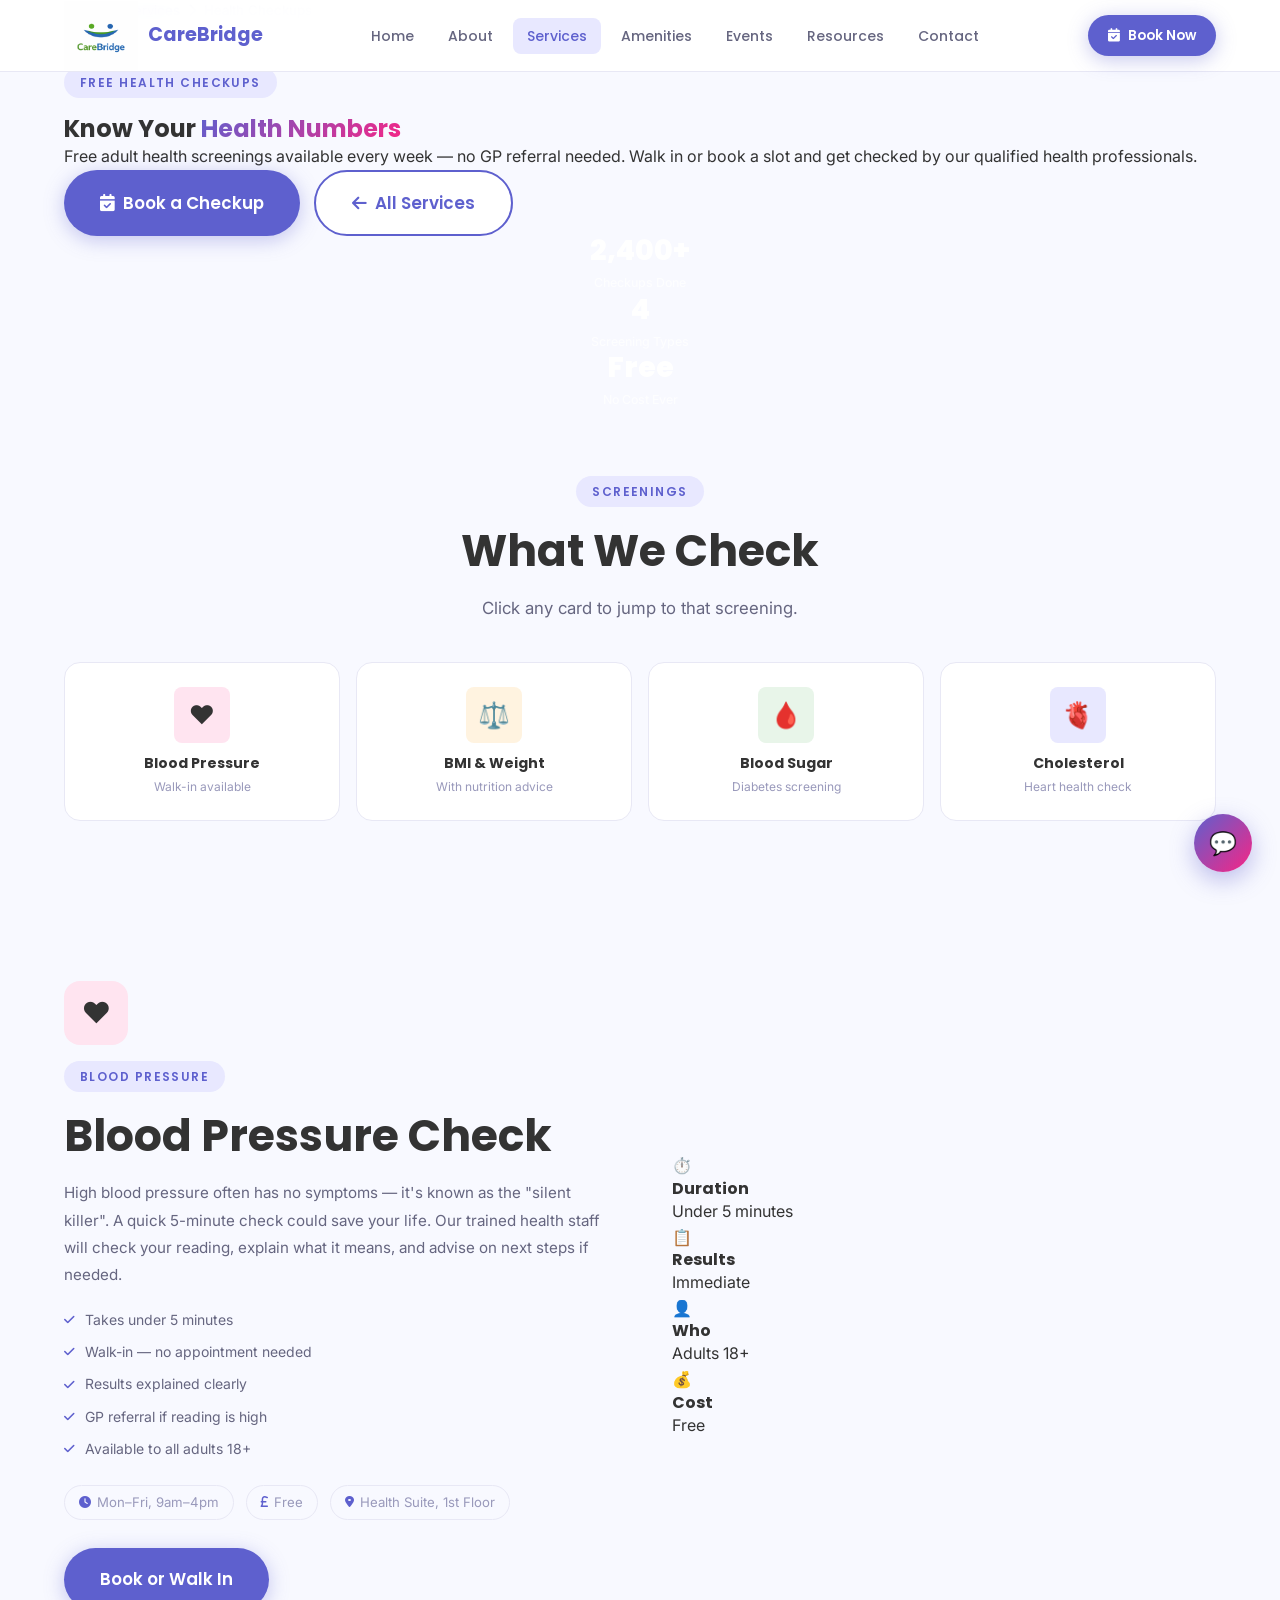
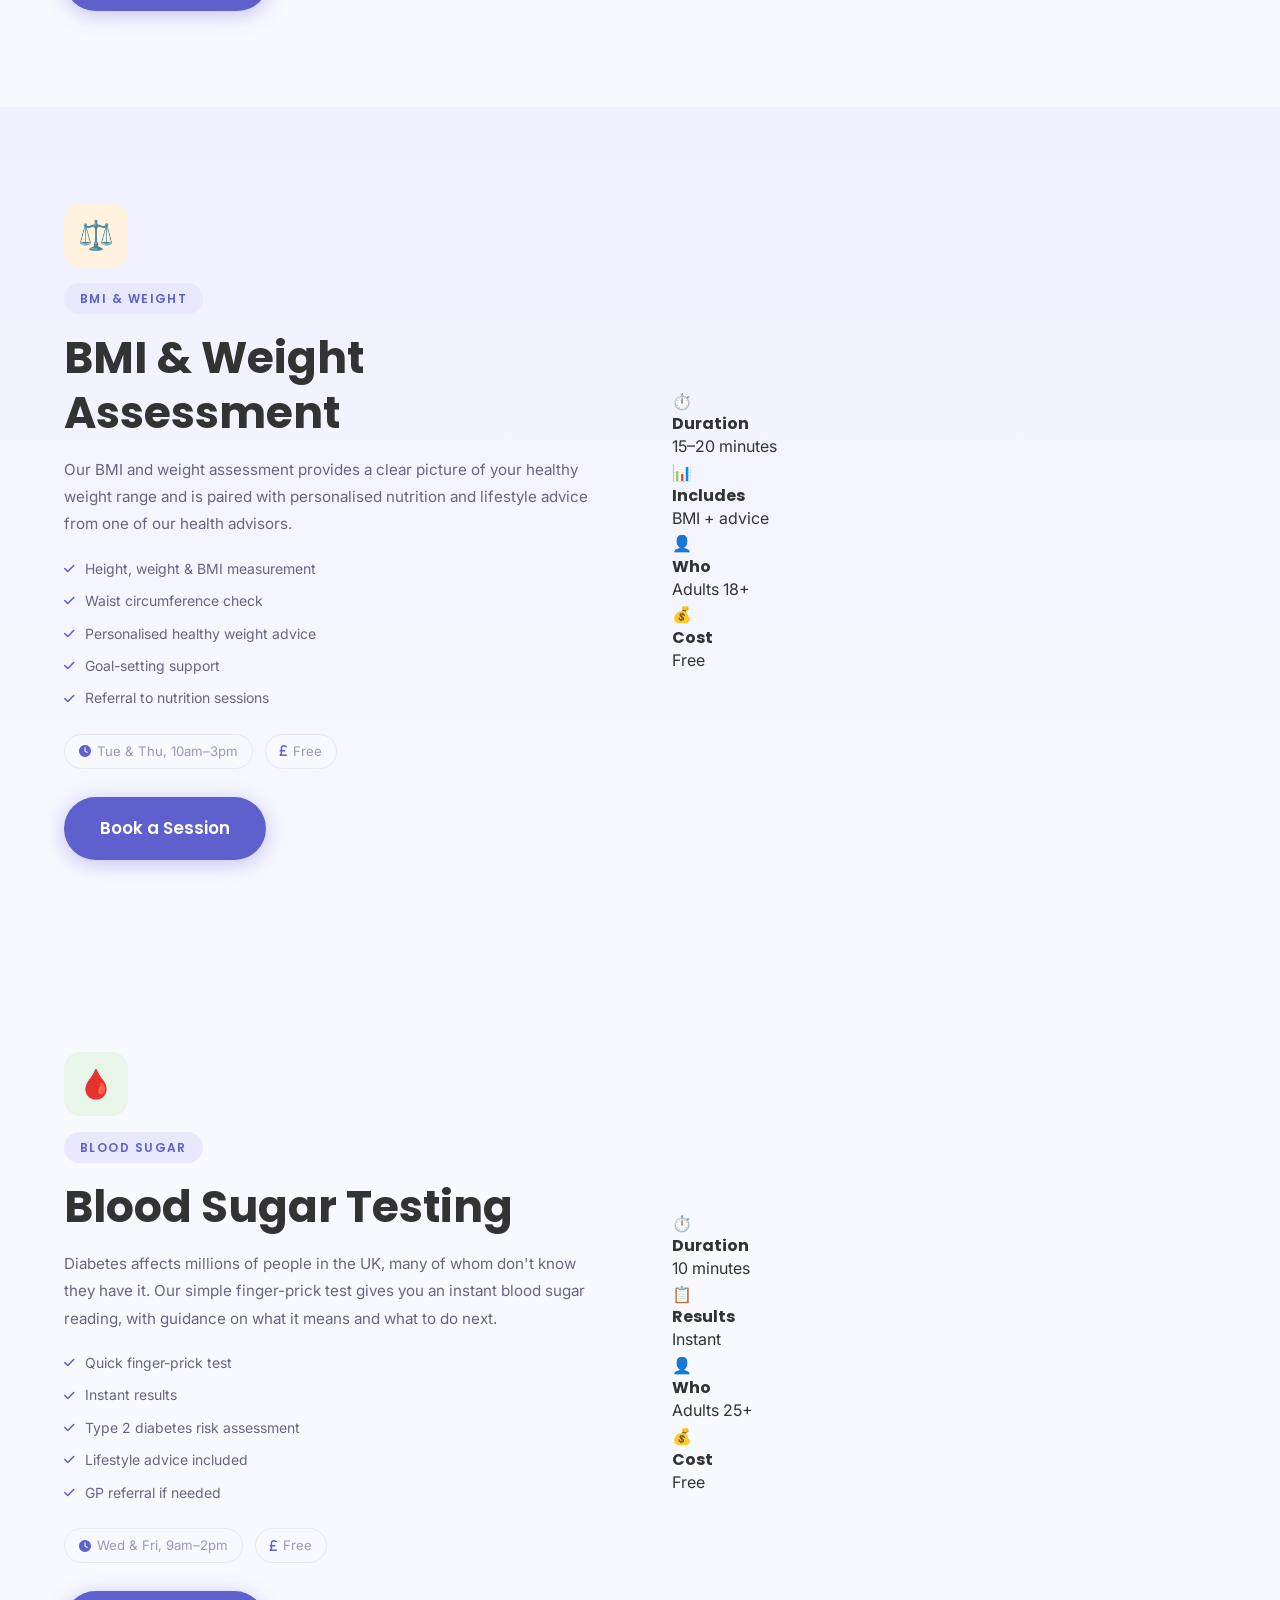
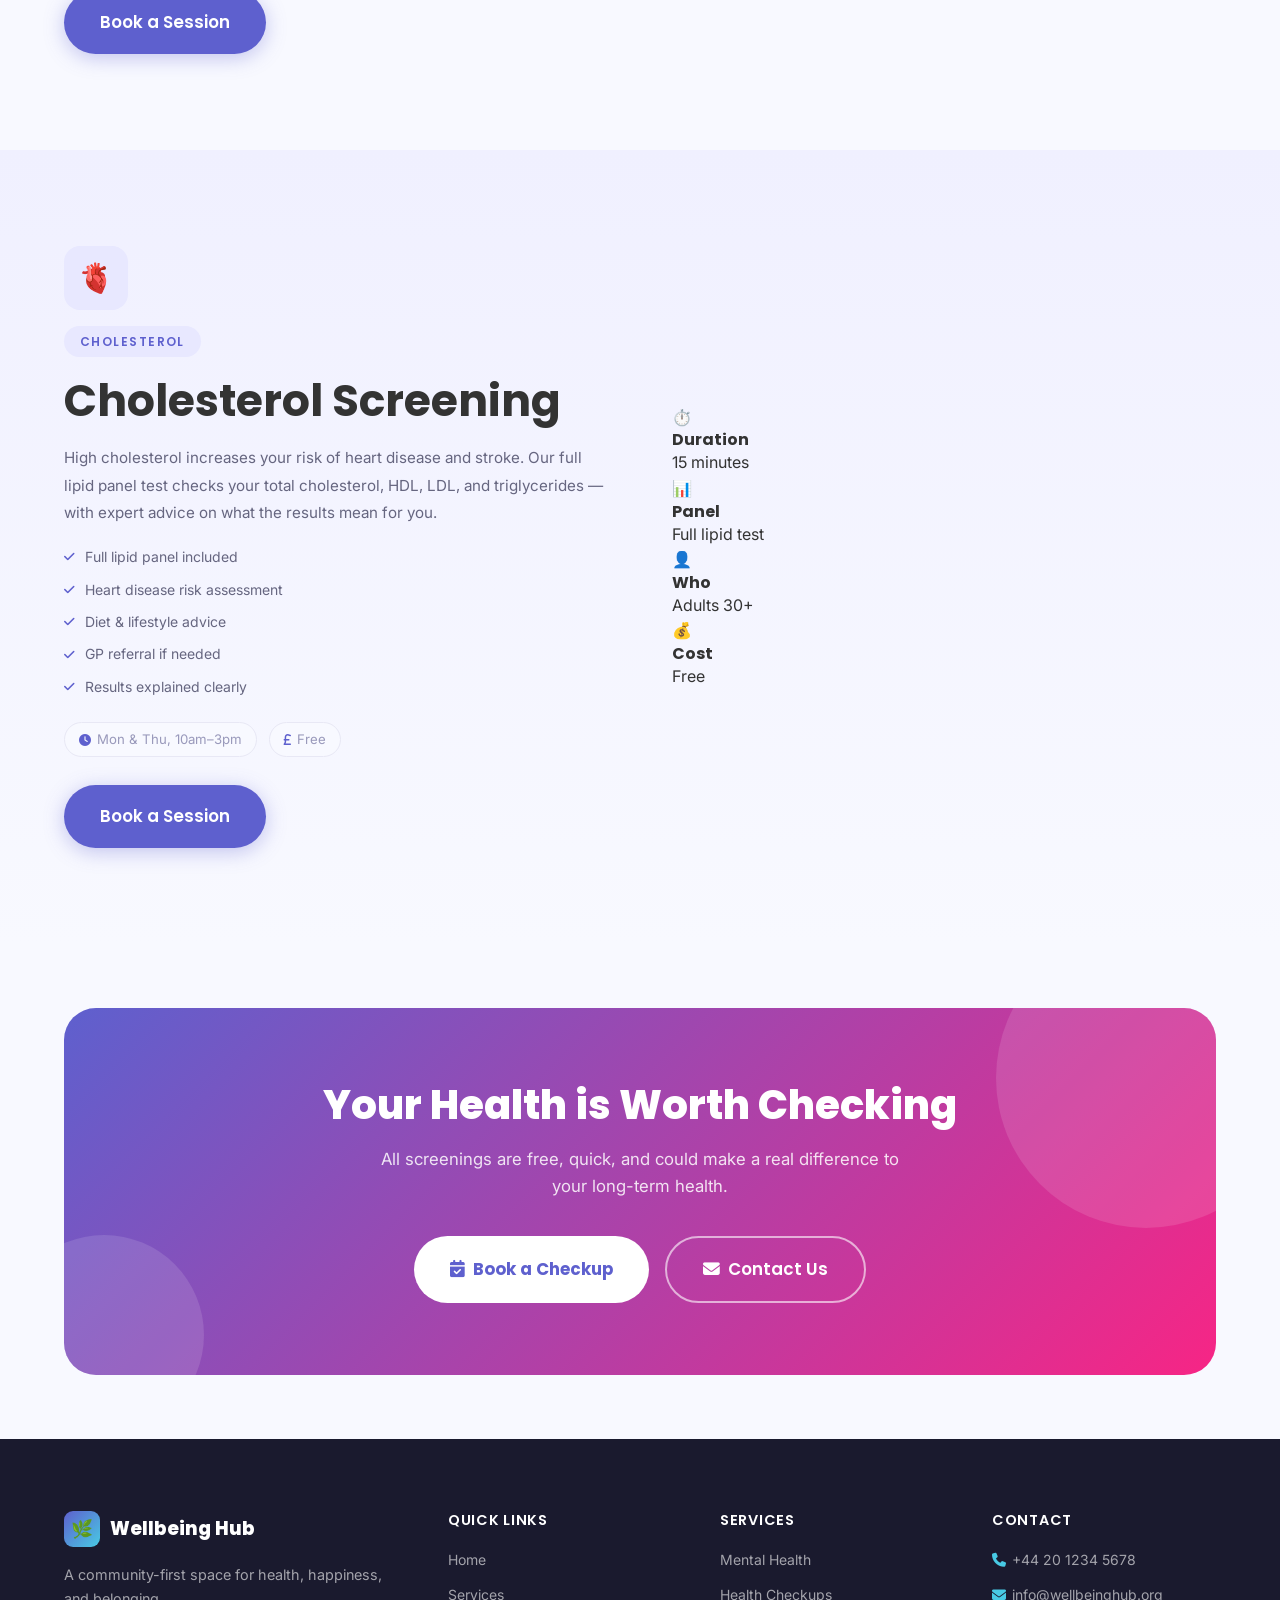
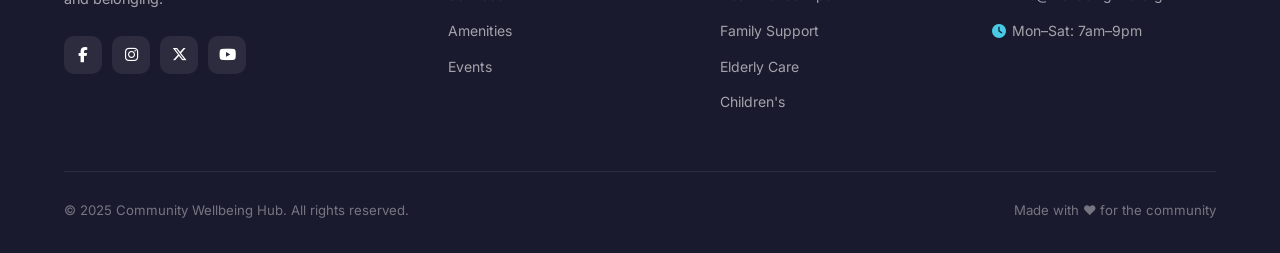
<file: pages/health-checkup.html>
<!DOCTYPE html>
<html lang="en">
<head>
  <meta charset="UTF-8" />
  <meta name="viewport" content="width=device-width, initial-scale=1.0" />
  <title>Free Health Checkups — Community Wellbeing Hub</title>
  <link rel="preconnect" href="https://fonts.googleapis.com" />
  <link rel="preconnect" href="https://fonts.gstatic.com" crossorigin />
  <link href="https://fonts.googleapis.com/css2?family=Poppins:wght@300;400;500;600;700;800;900&family=Inter:wght@300;400;500;600&display=swap" rel="stylesheet" />
  <link rel="stylesheet" href="https://cdnjs.cloudflare.com/ajax/libs/font-awesome/6.5.0/css/all.min.css" />
  <link rel="stylesheet" href="../css/style.css" />
  <link rel="stylesheet" href="../css/family-services.css" />
</head>
<body>

  <nav class="navbar">
    <div class="container nav-inner">
      <a href="../index.html" class="nav-logo">
  <img src="../images/logo.png" alt="CareBridge Logo" class="logo-img">
  <span class="logo-text">CareBridge</span>
</a>
      <ul class="nav-links">
        <li><a href="../index.html">Home</a></li>
        <li><a href="about.html">About</a></li>
        <li><a href="services.html" class="active">Services</a></li>
        <li><a href="amenities.html">Amenities</a></li>
        <li><a href="events.html">Events</a></li>
        <li><a href="resources.html">Resources</a></li>
        <li><a href="contact.html">Contact</a></li>
      </ul>
      <div class="nav-cta">
        <a href="booking.html" class="btn btn-primary btn-sm"><i class="fa-solid fa-calendar-check"></i> Book Now</a>
        <div class="hamburger" role="button" tabindex="0"><span></span><span></span><span></span></div>
      </div>
    </div>
  </nav>
  <div class="mobile-nav">
    <a href="../index.html">🏠 Home</a><a href="services.html">❤️ Services</a>
    <a href="amenities.html">🏊 Amenities</a><a href="events.html">📅 Events</a>
    <a href="resources.html">📚 Resources</a><a href="contact.html">📞 Contact</a>
    <a href="booking.html" class="btn btn-primary mobile-cta"><i class="fa-solid fa-calendar-check"></i> Book a Session</a>
  </div>

  <section class="sub-hero" style="--shc1:#FFE4F0;--shc2:#F8F9FF;--shc3:#FFF3E0">
    <div class="container">
      <div class="breadcrumb">
        <a href="../index.html">Home</a><span><i class="fa-solid fa-chevron-right"></i></span>
        <a href="services.html">Services</a><span><i class="fa-solid fa-chevron-right"></i></span>
        <span>Health Checkups</span>
      </div>
      <div class="sub-hero-inner">
        <div class="sub-hero-content">
          <div class="sub-hero-icon">🩺</div>
          <span class="section-label">Free Health Checkups</span>
          <h1>Know Your <span class="hero-highlight">Health Numbers</span></h1>
          <p>Free adult health screenings available every week — no GP referral needed. Walk in or book a slot and get checked by our qualified health professionals.</p>
          <div class="sub-hero-actions">
            <a href="booking.html" class="btn btn-primary btn-lg"><i class="fa-solid fa-calendar-check"></i> Book a Checkup</a>
            <a href="services.html" class="btn btn-secondary btn-lg"><i class="fa-solid fa-arrow-left"></i> All Services</a>
          </div>
        </div>
        <div class="sub-hero-stats">
          <div class="sub-stat"><span class="sub-stat-num">2,400+</span><span class="sub-stat-label">Checkups Done</span></div>
          <div class="sub-stat"><span class="sub-stat-num">4</span><span class="sub-stat-label">Screening Types</span></div>
          <div class="sub-stat"><span class="sub-stat-num">Free</span><span class="sub-stat-label">No Cost Ever</span></div>
        </div>
      </div>
    </div>
  </section>

  <section class="quick-access section-pad-sm">
    <div class="container">
      <div class="text-center reveal">
        <span class="section-label">Screenings</span>
        <h2 class="section-title">What We Check</h2>
        <p class="section-subtitle">Click any card to jump to that screening.</p>
      </div>
      <div class="qa-grid reveal">
        <a href="#bp" class="qa-card"><div class="qa-icon" style="--qclr:#FFE4F0">❤️</div><h3>Blood Pressure</h3><p>Walk-in available</p></a>
        <a href="#bmi" class="qa-card"><div class="qa-icon" style="--qclr:#FFF3E0">⚖️</div><h3>BMI & Weight</h3><p>With nutrition advice</p></a>
        <a href="#sugar" class="qa-card"><div class="qa-icon" style="--qclr:#E8F5E9">🩸</div><h3>Blood Sugar</h3><p>Diabetes screening</p></a>
        <a href="#cholesterol" class="qa-card"><div class="qa-icon" style="--qclr:#E8E8FF">🫀</div><h3>Cholesterol</h3><p>Heart health check</p></a>
      </div>
    </div>
  </section>

  <section id="bp" class="sub-service-section section-pad">
    <div class="container">
      <div class="sub-service-layout reveal">
        <div class="sub-service-content">
          <div class="sub-service-icon-wrap" style="--ssic:#FFE4F0">❤️</div>
          <span class="section-label">Blood Pressure</span>
          <h2 class="section-title">Blood Pressure Check</h2>
          <p>High blood pressure often has no symptoms — it's known as the "silent killer". A quick 5-minute check could save your life. Our trained health staff will check your reading, explain what it means, and advise on next steps if needed.</p>
          <ul class="sub-features">
            <li><i class="fa-solid fa-check"></i> Takes under 5 minutes</li>
            <li><i class="fa-solid fa-check"></i> Walk-in — no appointment needed</li>
            <li><i class="fa-solid fa-check"></i> Results explained clearly</li>
            <li><i class="fa-solid fa-check"></i> GP referral if reading is high</li>
            <li><i class="fa-solid fa-check"></i> Available to all adults 18+</li>
          </ul>
          <div class="sub-meta-row">
            <span class="sub-meta-item"><i class="fa-solid fa-clock"></i> Mon–Fri, 9am–4pm</span>
            <span class="sub-meta-item"><i class="fa-solid fa-sterling-sign"></i> Free</span>
            <span class="sub-meta-item"><i class="fa-solid fa-location-dot"></i> Health Suite, 1st Floor</span>
          </div>
          <a href="booking.html" class="btn btn-primary btn-lg">Book or Walk In</a>
        </div>
        <div class="sub-service-cards">
          <div class="sub-info-card" style="--sic:#FFE4F0"><span>⏱️</span><h4>Duration</h4><p>Under 5 minutes</p></div>
          <div class="sub-info-card" style="--sic:#FFF3E0"><span>📋</span><h4>Results</h4><p>Immediate</p></div>
          <div class="sub-info-card" style="--sic:#E8F5E9"><span>👤</span><h4>Who</h4><p>Adults 18+</p></div>
          <div class="sub-info-card" style="--sic:#E8E8FF"><span>💰</span><h4>Cost</h4><p>Free</p></div>
        </div>
      </div>
    </div>
  </section>

  <section id="bmi" class="sub-service-section sub-alt section-pad">
    <div class="container">
      <div class="sub-service-layout sub-reverse reveal">
        <div class="sub-service-cards">
          <div class="sub-info-card" style="--sic:#FFF3E0"><span>⏱️</span><h4>Duration</h4><p>15–20 minutes</p></div>
          <div class="sub-info-card" style="--sic:#FFE4F0"><span>📊</span><h4>Includes</h4><p>BMI + advice</p></div>
          <div class="sub-info-card" style="--sic:#E8F5E9"><span>👤</span><h4>Who</h4><p>Adults 18+</p></div>
          <div class="sub-info-card" style="--sic:#E0F7FB"><span>💰</span><h4>Cost</h4><p>Free</p></div>
        </div>
        <div class="sub-service-content">
          <div class="sub-service-icon-wrap" style="--ssic:#FFF3E0">⚖️</div>
          <span class="section-label">BMI & Weight</span>
          <h2 class="section-title">BMI & Weight Assessment</h2>
          <p>Our BMI and weight assessment provides a clear picture of your healthy weight range and is paired with personalised nutrition and lifestyle advice from one of our health advisors.</p>
          <ul class="sub-features">
            <li><i class="fa-solid fa-check"></i> Height, weight & BMI measurement</li>
            <li><i class="fa-solid fa-check"></i> Waist circumference check</li>
            <li><i class="fa-solid fa-check"></i> Personalised healthy weight advice</li>
            <li><i class="fa-solid fa-check"></i> Goal-setting support</li>
            <li><i class="fa-solid fa-check"></i> Referral to nutrition sessions</li>
          </ul>
          <div class="sub-meta-row">
            <span class="sub-meta-item"><i class="fa-solid fa-clock"></i> Tue & Thu, 10am–3pm</span>
            <span class="sub-meta-item"><i class="fa-solid fa-sterling-sign"></i> Free</span>
          </div>
          <a href="booking.html" class="btn btn-primary btn-lg">Book a Session</a>
        </div>
      </div>
    </div>
  </section>

  <section id="sugar" class="sub-service-section section-pad">
    <div class="container">
      <div class="sub-service-layout reveal">
        <div class="sub-service-content">
          <div class="sub-service-icon-wrap" style="--ssic:#E8F5E9">🩸</div>
          <span class="section-label">Blood Sugar</span>
          <h2 class="section-title">Blood Sugar Testing</h2>
          <p>Diabetes affects millions of people in the UK, many of whom don't know they have it. Our simple finger-prick test gives you an instant blood sugar reading, with guidance on what it means and what to do next.</p>
          <ul class="sub-features">
            <li><i class="fa-solid fa-check"></i> Quick finger-prick test</li>
            <li><i class="fa-solid fa-check"></i> Instant results</li>
            <li><i class="fa-solid fa-check"></i> Type 2 diabetes risk assessment</li>
            <li><i class="fa-solid fa-check"></i> Lifestyle advice included</li>
            <li><i class="fa-solid fa-check"></i> GP referral if needed</li>
          </ul>
          <div class="sub-meta-row">
            <span class="sub-meta-item"><i class="fa-solid fa-clock"></i> Wed & Fri, 9am–2pm</span>
            <span class="sub-meta-item"><i class="fa-solid fa-sterling-sign"></i> Free</span>
          </div>
          <a href="booking.html" class="btn btn-primary btn-lg">Book a Session</a>
        </div>
        <div class="sub-service-cards">
          <div class="sub-info-card" style="--sic:#E8F5E9"><span>⏱️</span><h4>Duration</h4><p>10 minutes</p></div>
          <div class="sub-info-card" style="--sic:#FFF3E0"><span>📋</span><h4>Results</h4><p>Instant</p></div>
          <div class="sub-info-card" style="--sic:#FFE4F0"><span>👤</span><h4>Who</h4><p>Adults 25+</p></div>
          <div class="sub-info-card" style="--sic:#E8E8FF"><span>💰</span><h4>Cost</h4><p>Free</p></div>
        </div>
      </div>
    </div>
  </section>

  <section id="cholesterol" class="sub-service-section sub-alt section-pad">
    <div class="container">
      <div class="sub-service-layout sub-reverse reveal">
        <div class="sub-service-cards">
          <div class="sub-info-card" style="--sic:#E8E8FF"><span>⏱️</span><h4>Duration</h4><p>15 minutes</p></div>
          <div class="sub-info-card" style="--sic:#E0F7FB"><span>📊</span><h4>Panel</h4><p>Full lipid test</p></div>
          <div class="sub-info-card" style="--sic:#E8F5E9"><span>👤</span><h4>Who</h4><p>Adults 30+</p></div>
          <div class="sub-info-card" style="--sic:#FFE4F0"><span>💰</span><h4>Cost</h4><p>Free</p></div>
        </div>
        <div class="sub-service-content">
          <div class="sub-service-icon-wrap" style="--ssic:#E8E8FF">🫀</div>
          <span class="section-label">Cholesterol</span>
          <h2 class="section-title">Cholesterol Screening</h2>
          <p>High cholesterol increases your risk of heart disease and stroke. Our full lipid panel test checks your total cholesterol, HDL, LDL, and triglycerides — with expert advice on what the results mean for you.</p>
          <ul class="sub-features">
            <li><i class="fa-solid fa-check"></i> Full lipid panel included</li>
            <li><i class="fa-solid fa-check"></i> Heart disease risk assessment</li>
            <li><i class="fa-solid fa-check"></i> Diet & lifestyle advice</li>
            <li><i class="fa-solid fa-check"></i> GP referral if needed</li>
            <li><i class="fa-solid fa-check"></i> Results explained clearly</li>
          </ul>
          <div class="sub-meta-row">
            <span class="sub-meta-item"><i class="fa-solid fa-clock"></i> Mon & Thu, 10am–3pm</span>
            <span class="sub-meta-item"><i class="fa-solid fa-sterling-sign"></i> Free</span>
          </div>
          <a href="booking.html" class="btn btn-primary btn-lg">Book a Session</a>
        </div>
      </div>
    </div>
  </section>

  <section class="cta-banner section-pad-sm">
    <div class="container">
      <div class="cta-inner reveal">
        <div class="cta-shape cta-shape-1"></div><div class="cta-shape cta-shape-2"></div>
        <div class="cta-content">
          <h2>Your Health is Worth Checking</h2>
          <p>All screenings are free, quick, and could make a real difference to your long-term health.</p>
          <div class="cta-actions">
            <a href="booking.html" class="btn btn-white btn-lg"><i class="fa-solid fa-calendar-check"></i> Book a Checkup</a>
            <a href="contact.html" class="btn btn-outline-white btn-lg"><i class="fa-solid fa-envelope"></i> Contact Us</a>
          </div>
        </div>
      </div>
    </div>
  </section>

  <footer class="footer">
    <div class="container">
      <div class="footer-grid">
        <div class="footer-brand">
          <div class="footer-logo"><div class="footer-logo-icon">🌿</div>Wellbeing Hub</div>
          <p>A community-first space for health, happiness, and belonging.</p>
          <div class="footer-socials">
            <a href="#" class="social-btn"><i class="fa-brands fa-facebook-f"></i></a>
            <a href="#" class="social-btn"><i class="fa-brands fa-instagram"></i></a>
            <a href="#" class="social-btn"><i class="fa-brands fa-x-twitter"></i></a>
            <a href="#" class="social-btn"><i class="fa-brands fa-youtube"></i></a>
          </div>
        </div>
        <div class="footer-col"><h4>Quick Links</h4><ul>
          <li><a href="../index.html">Home</a></li><li><a href="services.html">Services</a></li>
          <li><a href="amenities.html">Amenities</a></li><li><a href="events.html">Events</a></li>
        </ul></div>
        <div class="footer-col"><h4>Services</h4><ul>
          <li><a href="mental-health.html">Mental Health</a></li>
          <li><a href="health-checkup.html">Health Checkups</a></li>
          <li><a href="family-services.html">Family Support</a></li>
          <li><a href="elderly-care.html">Elderly Care</a></li>
          <li><a href="children-activities.html">Children's</a></li>
        </ul></div>
        <div class="footer-col"><h4>Contact</h4><ul>
          <li><a href="tel:+442012345678"><i class="fa-solid fa-phone" style="margin-right:6px;color:var(--secondary)"></i>+44 20 1234 5678</a></li>
          <li><a href="mailto:info@wellbeinghub.org"><i class="fa-solid fa-envelope" style="margin-right:6px;color:var(--secondary)"></i>info@wellbeinghub.org</a></li>
          <li><a href="#"><i class="fa-solid fa-clock" style="margin-right:6px;color:var(--secondary)"></i>Mon–Sat: 7am–9pm</a></li>
        </ul></div>
      </div>
      <div class="footer-bottom">
        <p>© 2025 Community Wellbeing Hub. All rights reserved.</p>
        <p>Made with ❤️ for the community</p>
      </div>
    </div>
  </footer>

  <div class="chat-widget">
    <div class="chat-panel">
      <div class="chat-header"><div class="chat-avatar">💬</div>
        <div class="chat-header-info"><h4>Wellbeing Support</h4><span><span class="online-dot"></span> Online now</span></div>
      </div>
      <div class="chat-messages"><div class="msg msg-bot">Hi! 👋 Need a health checkup?</div></div>
      <div class="chat-input-row"><input type="text" placeholder="Type a message..." /><button class="chat-send"><i class="fa-solid fa-paper-plane"></i></button></div>
    </div>
    <div class="chat-bubble" role="button">💬</div>
  </div>
  <script src="../js/main.js"></script>
</body>
</html>
</file>
<file: css/style.css>
/* ============================================================
   COMMUNITY WELLBEING HUB — Global Stylesheet
   Colour: Warm & Welcoming | Fonts: Poppins + Inter
   ============================================================ */

@import url('https://fonts.googleapis.com/css2?family=Poppins:wght@300;400;500;600;700;800;900&family=Inter:wght@300;400;500;600&display=swap');

:root {
  --primary:       #5E60CE;
  --primary-dark:  #4547A9;
  --primary-light: #E8E8FF;
  --secondary:     #48CAE4;
  --secondary-dark:#0096B7;
  --accent:        #F72585;
  --accent-light:  #FFE4F0;
  --white:         #FFFFFF;
  --bg:            #F8F9FF;
  --bg-card:       #FFFFFF;
  --text:          #333333;
  --text-light:    #666680;
  --text-muted:    #9999BB;
  --border:        #E8E8F5;
  --shadow-sm:     0 2px 8px rgba(94,96,206,0.08);
  --shadow-md:     0 8px 32px rgba(94,96,206,0.14);
  --shadow-lg:     0 20px 60px rgba(94,96,206,0.18);
  --radius-sm:     8px;
  --radius-md:     16px;
  --radius-lg:     24px;
  --radius-xl:     32px;
  --transition:    all 0.3s cubic-bezier(0.4,0,0.2,1);
  --nav-height:    72px;
}

*, *::before, *::after { box-sizing: border-box; margin: 0; padding: 0; }
html { scroll-behavior: smooth; }
body {
  font-family: 'Inter', sans-serif;
  background: var(--bg);
  color: var(--text);
  line-height: 1.6;
  overflow-x: hidden;
}
h1,h2,h3,h4,h5,h6 { font-family: 'Poppins', sans-serif; line-height: 1.25; }
a { text-decoration: none; color: inherit; }
img { max-width: 100%; display: block; }
ul { list-style: none; }
button { cursor: pointer; border: none; background: none; font-family: inherit; }

/* ── Utilities ── */
.container   { max-width: 1200px; margin: 0 auto; padding: 0 24px; }
.section-pad { padding: 96px 0; }
.section-pad-sm { padding: 64px 0; }
.text-center { text-align: center; }
.text-center .section-subtitle { margin: 0 auto; }

.section-label {
  display: inline-block;
  font-family: 'Poppins', sans-serif;
  font-size: 0.75rem;
  font-weight: 600;
  letter-spacing: 0.12em;
  text-transform: uppercase;
  color: var(--primary);
  background: var(--primary-light);
  padding: 6px 16px;
  border-radius: 100px;
  margin-bottom: 16px;
}

.section-title {
  font-size: clamp(1.8rem, 4vw, 2.75rem);
  font-weight: 700;
  margin-bottom: 16px;
}

.section-subtitle {
  font-size: 1.05rem;
  color: var(--text-light);
  max-width: 560px;
  line-height: 1.7;
}

/* ── Buttons ── */
.btn {
  display: inline-flex;
  align-items: center;
  gap: 8px;
  padding: 14px 28px;
  border-radius: 100px;
  font-family: 'Poppins', sans-serif;
  font-size: 0.95rem;
  font-weight: 600;
  transition: var(--transition);
  white-space: nowrap;
}
.btn-primary { background: var(--primary); color: var(--white); box-shadow: 0 4px 20px rgba(94,96,206,0.35); }
.btn-primary:hover { background: var(--primary-dark); transform: translateY(-2px); box-shadow: 0 8px 28px rgba(94,96,206,0.4); }
.btn-secondary { background: var(--white); color: var(--primary); border: 2px solid var(--primary); }
.btn-secondary:hover { background: var(--primary-light); transform: translateY(-2px); }
.btn-accent { background: var(--accent); color: var(--white); }
.btn-accent:hover { background: #d4196f; transform: translateY(-2px); }
.btn-white { background: var(--white); color: var(--primary); font-weight: 700; }
.btn-white:hover { transform: translateY(-2px); box-shadow: var(--shadow-md); }
.btn-outline-white { background: transparent; color: var(--white); border: 2px solid rgba(255,255,255,0.6); }
.btn-outline-white:hover { background: rgba(255,255,255,0.15); border-color: var(--white); }
.btn-lg  { padding: 18px 36px; font-size: 1.05rem; }
.btn-sm  { padding: 10px 20px; font-size: 0.85rem; }

/* ── Cards ── */
.card {
  background: var(--bg-card);
  border-radius: var(--radius-md);
  box-shadow: var(--shadow-sm);
  border: 1px solid var(--border);
  transition: var(--transition);
  overflow: hidden;
}
.card:hover { transform: translateY(-6px); box-shadow: var(--shadow-md); }

/* ── Badges ── */
.badge { display: inline-block; padding: 4px 12px; border-radius: 100px; font-size: 0.75rem; font-weight: 600; font-family: 'Poppins', sans-serif; }
.badge-primary   { background: var(--primary-light); color: var(--primary); }
.badge-accent    { background: var(--accent-light);  color: var(--accent); }
.badge-secondary { background: #E0F7FB; color: var(--secondary-dark); }

/* ── Reveal Animation ── */
.reveal { opacity: 0; transform: translateY(28px); transition: opacity 0.65s ease, transform 0.65s ease; }
.reveal.revealed { opacity: 1; transform: translateY(0); }

/* ══════════════════════════════════════════
   NAVBAR
══════════════════════════════════════════ */
.navbar {
  position: fixed;
  top: 0; left: 0; right: 0;
  height: var(--nav-height);
  background: rgba(255,255,255,0.95);
  backdrop-filter: blur(12px);
  border-bottom: 1px solid var(--border);
  z-index: 1000;
  transition: var(--transition);
}
.navbar.scrolled { box-shadow: var(--shadow-md); }

.nav-inner {
  display: flex;
  align-items: center;
  justify-content: space-between;
  height: 100%;
}

.nav-logo {
  display: flex; align-items: center; gap: 10px;
  font-family: 'Poppins', sans-serif;
  font-weight: 800; font-size: 1.2rem; color: var(--primary);
}
.nav-logo-icon {
  width: 38px; height: 38px;
  background: linear-gradient(135deg, var(--primary), var(--secondary));
  border-radius: 10px;
  display: flex; align-items: center; justify-content: center;
  font-size: 1.2rem;
}

.nav-links { display: flex; align-items: center; gap: 6px; }
.nav-links a {
  font-family: 'Poppins', sans-serif;
  font-size: 0.875rem; font-weight: 500;
  color: var(--text-light);
  padding: 8px 14px; border-radius: 8px;
  transition: var(--transition);
}
.nav-links a:hover, .nav-links a.active { color: var(--primary); background: var(--primary-light); }

.nav-cta { display: flex; align-items: center; gap: 12px; }

.hamburger { display: none; flex-direction: column; gap: 5px; padding: 8px; cursor: pointer; }
.hamburger span { display: block; width: 24px; height: 2px; background: var(--text); border-radius: 2px; transition: var(--transition); }

.mobile-nav {
  display: none;
  position: fixed;
  top: var(--nav-height); left: 0; right: 0;
  background: var(--white);
  border-bottom: 1px solid var(--border);
  padding: 20px 24px;
  z-index: 999;
  box-shadow: var(--shadow-md);
  flex-direction: column; gap: 4px;
}
.mobile-nav.open { display: flex; }
.mobile-nav a {
  font-family: 'Poppins', sans-serif;
  font-size: 0.95rem; font-weight: 500;
  color: var(--text); padding: 12px 16px;
  border-radius: 10px; transition: var(--transition);
}
.mobile-nav a:hover { background: var(--primary-light); color: var(--primary); }
.mobile-nav .mobile-cta { margin-top: 12px; }

/* ══════════════════════════════════════════
   PAGE HERO (inner pages)
══════════════════════════════════════════ */
.page-hero {
  padding: 140px 0 80px;
  background: linear-gradient(145deg, #F0F0FF 0%, #F8F9FF 50%, #E8F9FF 100%);
  position: relative;
  overflow: hidden;
}
.page-hero::before {
  content: '';
  position: absolute;
  top: -100px; right: -100px;
  width: 400px; height: 400px;
  background: radial-gradient(circle, rgba(94,96,206,0.12), transparent 70%);
  border-radius: 50%;
}
.page-hero-content { position: relative; z-index: 2; }
.page-hero-content .section-label { margin-bottom: 14px; }
.page-hero-content h1 { font-size: clamp(2rem, 4vw, 3rem); font-weight: 800; margin-bottom: 16px; }
.page-hero-content p  { font-size: 1.05rem; color: var(--text-light); max-width: 580px; line-height: 1.8; }

/* Breadcrumb */
.breadcrumb {
  display: flex; align-items: center; gap: 8px;
  font-size: 0.825rem; color: var(--text-muted);
  margin-bottom: 20px;
}
.breadcrumb a { color: var(--primary); }
.breadcrumb span { color: var(--text-muted); }

/* ══════════════════════════════════════════
   FOOTER
══════════════════════════════════════════ */
.footer {
  background: #1A1A2E;
  color: rgba(255,255,255,0.75);
  padding: 72px 0 32px;
}
.footer-grid {
  display: grid;
  grid-template-columns: 1.5fr 1fr 1fr 1fr;
  gap: 48px;
  margin-bottom: 56px;
}
.footer-logo {
  display: flex; align-items: center; gap: 10px;
  font-family: 'Poppins', sans-serif;
  font-weight: 800; font-size: 1.15rem; color: var(--white);
}
.footer-logo-icon {
  width: 36px; height: 36px;
  background: linear-gradient(135deg, var(--primary), var(--secondary));
  border-radius: 9px;
  display: flex; align-items: center; justify-content: center; font-size: 1.1rem;
}
.footer-brand p { font-size: 0.9rem; line-height: 1.7; margin: 16px 0 24px; color: rgba(255,255,255,0.6); }
.footer-socials { display: flex; gap: 10px; }
.social-btn {
  width: 38px; height: 38px;
  background: rgba(255,255,255,0.08);
  border-radius: 10px;
  display: flex; align-items: center; justify-content: center;
  font-size: 0.95rem; transition: var(--transition); color: var(--white);
}
.social-btn:hover { background: var(--primary); }
.footer-col h4 {
  font-family: 'Poppins', sans-serif;
  font-size: 0.9rem; font-weight: 600; color: var(--white);
  margin-bottom: 18px; letter-spacing: 0.05em; text-transform: uppercase;
}
.footer-col ul { display: flex; flex-direction: column; gap: 10px; }
.footer-col ul li a { font-size: 0.875rem; color: rgba(255,255,255,0.6); transition: var(--transition); }
.footer-col ul li a:hover { color: var(--secondary); padding-left: 4px; }
.footer-bottom {
  border-top: 1px solid rgba(255,255,255,0.08);
  padding-top: 28px;
  display: flex; align-items: center; justify-content: space-between;
  font-size: 0.825rem; color: rgba(255,255,255,0.4);
}

/* ══════════════════════════════════════════
   LIVE CHAT WIDGET
══════════════════════════════════════════ */
.chat-widget { position: fixed; bottom: 28px; right: 28px; z-index: 2000; }
.chat-bubble {
  width: 58px; height: 58px;
  background: linear-gradient(135deg, var(--primary), var(--accent));
  border-radius: 50%;
  display: flex; align-items: center; justify-content: center;
  font-size: 1.4rem; color: var(--white);
  box-shadow: 0 8px 24px rgba(94,96,206,0.4);
  cursor: pointer; transition: var(--transition);
  animation: pulse-chat 2.5s infinite;
}
.chat-bubble:hover { transform: scale(1.1); }
@keyframes pulse-chat {
  0%,100% { box-shadow: 0 8px 24px rgba(94,96,206,0.4); }
  50%      { box-shadow: 0 8px 32px rgba(94,96,206,0.65), 0 0 0 12px rgba(94,96,206,0.08); }
}
.chat-panel {
  position: absolute; bottom: 72px; right: 0;
  width: 320px; background: var(--white);
  border-radius: var(--radius-lg);
  box-shadow: var(--shadow-lg);
  overflow: hidden;
  display: none; flex-direction: column;
}
.chat-panel.open { display: flex; animation: slideUp 0.3s ease; }
@keyframes slideUp { from { opacity:0; transform:translateY(16px); } to { opacity:1; transform:translateY(0); } }
.chat-header {
  background: linear-gradient(135deg, var(--primary), var(--primary-dark));
  color: var(--white); padding: 18px 20px;
  display: flex; align-items: center; gap: 12px;
}
.chat-avatar { width: 38px; height: 38px; background: rgba(255,255,255,0.2); border-radius: 50%; display: flex; align-items: center; justify-content: center; font-size: 1.1rem; }
.chat-header-info h4 { font-size: 0.9rem; font-weight: 600; color: var(--white); }
.chat-header-info span { font-size: 0.75rem; opacity: 0.8; display: flex; align-items: center; gap: 4px; }
.online-dot { width: 6px; height: 6px; background: #4ade80; border-radius: 50%; display: inline-block; }
.chat-messages { padding: 16px; height: 200px; overflow-y: auto; display: flex; flex-direction: column; gap: 10px; }
.msg { max-width: 80%; padding: 10px 14px; border-radius: 16px; font-size: 0.825rem; line-height: 1.5; }
.msg-bot { background: var(--bg); color: var(--text); border-bottom-left-radius: 4px; align-self: flex-start; }
.msg-user { background: var(--primary); color: var(--white); border-bottom-right-radius: 4px; align-self: flex-end; }
.chat-input-row { display: flex; align-items: center; gap: 8px; padding: 12px 16px; border-top: 1px solid var(--border); }
.chat-input-row input { flex: 1; border: 1px solid var(--border); border-radius: 100px; padding: 9px 16px; font-size: 0.825rem; font-family: 'Inter', sans-serif; outline: none; transition: var(--transition); }
.chat-input-row input:focus { border-color: var(--primary); }
.chat-send { width: 34px; height: 34px; background: var(--primary); border-radius: 50%; display: flex; align-items: center; justify-content: center; color: var(--white); font-size: 0.9rem; transition: var(--transition); }
.chat-send:hover { background: var(--primary-dark); }

/* ══════════════════════════════════════════
   CTA BANNER (reusable across pages)
══════════════════════════════════════════ */
.cta-banner { background: var(--bg); }
.cta-inner {
  background: linear-gradient(135deg, var(--primary) 0%, var(--accent) 100%);
  border-radius: var(--radius-xl); padding: 72px 56px;
  text-align: center; position: relative; overflow: hidden;
}
.cta-shape { position: absolute; border-radius: 50%; opacity: 0.12; background: var(--white); }
.cta-shape-1 { width: 300px; height: 300px; top: -80px; right: -80px; }
.cta-shape-2 { width: 200px; height: 200px; bottom: -60px; left: -60px; }
.cta-content { position: relative; z-index: 2; }
.cta-content h2 { font-size: clamp(1.75rem, 3.5vw, 2.5rem); font-weight: 800; color: var(--white); margin-bottom: 16px; }
.cta-content p  { font-size: 1.05rem; color: rgba(255,255,255,0.85); margin-bottom: 36px; max-width: 520px; margin-left: auto; margin-right: auto; }
.cta-actions { display: flex; gap: 16px; justify-content: center; flex-wrap: wrap; }

/* ══════════════════════════════════════════
   RESPONSIVE
══════════════════════════════════════════ */
@media (max-width: 1024px) {
  .nav-links { display: none; }
  .nav-cta .btn { display: none; }
  .hamburger { display: flex; }
  .footer-grid { grid-template-columns: 1fr 1fr; gap: 36px; }
}
@media (max-width: 768px) {
  .section-pad { padding: 64px 0; }
  .section-pad-sm { padding: 48px 0; }
  .footer-grid { grid-template-columns: 1fr; gap: 28px; }
  .footer-bottom { flex-direction: column; gap: 10px; text-align: center; }
  .cta-inner { padding: 48px 28px; }
}
@media (max-width: 480px) {
  .container { padding: 0 16px; }
  .btn-lg { padding: 15px 26px; font-size: 0.95rem; }
}
.logo-img {
  height: 60px;
  width: auto;
  object-fit: contain;
}
.nav-logo {
  display: flex;
  align-items: center;
  gap: 10px;
}

.logo-img {
  height: 70px;
  width: auto;
}

.logo-text {
  font-family: 'Poppins', sans-serif;
  font-weight: 700;
  font-size: 1.2rem;
  color: var(--primary);
}
</file>
<file: css/family-services.css>
/* ============================================================
   SUB-PAGES SHARED CSS — Complete with Real Images
   Used by: family-services, health-checkup,
            community-support, elderly-care, children-activities
   ============================================================ */

.hero-highlight {
  background: linear-gradient(135deg, var(--primary), var(--accent));
  -webkit-background-clip: text;
  -webkit-text-fill-color: transparent;
  background-clip: text;
}

.hero-highlight-light {
  background: linear-gradient(135deg, #fff, rgba(255,255,255,0.7));
  -webkit-background-clip: text;
  -webkit-text-fill-color: transparent;
  background-clip: text;
}

/* ══════════════════════════════════════
   SUB-PAGE HERO WITH BACKGROUND IMAGE
══════════════════════════════════════ */
.sub-page-hero-img-bg {
  position: relative;
  min-height: 480px;
  display: flex;
  align-items: center;
  padding: 140px 0 60px;
  overflow: hidden;
}

.sub-page-hero-bg {
  position: absolute;
  inset: 0;
  z-index: 0;
}

.sub-page-bg-img {
  width: 100%;
  height: 100%;
  object-fit: cover;
  object-position: center 30%;
  display: block;
}

.sub-page-hero-overlay {
  position: absolute;
  inset: 0;
  background: linear-gradient(
    135deg,
    rgba(20,20,50,0.88) 0%,
    rgba(94,96,206,0.82) 50%,
    rgba(72,202,228,0.70) 100%
  );
}

.sub-page-hero-inner {
  position: relative;
  z-index: 2;
  display: grid;
  grid-template-columns: 1fr auto;
  gap: 48px;
  align-items: center;
}

/* Breadcrumb light version */
.breadcrumb-light a,
.breadcrumb-light span {
  color: rgba(255,255,255,0.75) !important;
}
.breadcrumb-light a:hover { color: var(--white) !important; }

/* Section label light */
.section-label-light {
  background: rgba(255,255,255,0.2) !important;
  color: var(--white) !important;
  border: 1px solid rgba(255,255,255,0.3) !important;
}

.sub-page-hero-text { max-width: 600px; }

.sub-hero-icon-wrap {
  font-size: 3.5rem;
  margin-bottom: 12px;
  display: block;
}

.sub-page-hero-text h1 {
  font-size: clamp(2rem, 4.5vw, 3rem);
  font-weight: 800;
  line-height: 1.15;
  margin: 10px 0 16px;
  color: var(--white);
}

.sub-page-hero-text p {
  font-size: 1rem;
  color: rgba(255,255,255,0.85);
  line-height: 1.8;
  max-width: 520px;
  margin-bottom: 28px;
}

.sub-hero-actions { display: flex; gap: 14px; flex-wrap: wrap; }

/* Stats panel */
.sub-page-hero-stats {
  display: flex;
  flex-direction: column;
  gap: 16px;
  background: rgba(255,255,255,0.1);
  border: 1px solid rgba(255,255,255,0.2);
  border-radius: var(--radius-lg);
  padding: 28px 32px;
  backdrop-filter: blur(10px);
  min-width: 180px;
}

.sub-stat { text-align: center; }

.sub-stat-num {
  display: block;
  font-family: 'Poppins', sans-serif;
  font-size: 1.8rem;
  font-weight: 800;
  color: var(--white);
  line-height: 1;
  margin-bottom: 4px;
}

.sub-stat-label {
  font-size: 0.775rem;
  color: rgba(255,255,255,0.75);
  font-weight: 500;
}

/* ══════════════════════════════════════
   QUICK ACCESS CARDS
══════════════════════════════════════ */
.quick-access { background: var(--bg); }

.qa-grid {
  display: grid;
  grid-template-columns: repeat(4, 1fr);
  gap: 16px;
  margin-top: 40px;
}

.qa-card {
  background: var(--white);
  border-radius: var(--radius-md);
  padding: 24px 16px;
  text-align: center;
  border: 1px solid var(--border);
  transition: var(--transition);
  display: block;
}
.qa-card:hover {
  transform: translateY(-6px);
  box-shadow: var(--shadow-md);
  border-color: var(--primary);
}
.qa-icon {
  width: 56px; height: 56px;
  background: var(--qclr, var(--primary-light));
  border-radius: var(--radius-sm);
  display: flex; align-items: center; justify-content: center;
  font-size: 1.6rem;
  margin: 0 auto 12px;
}
.qa-card h3 { font-size: 0.875rem; font-weight: 700; margin-bottom: 4px; color: var(--text); }
.qa-card p  { font-size: 0.75rem; color: var(--text-muted); }

/* ══════════════════════════════════════
   SERVICE SECTIONS
══════════════════════════════════════ */
.sub-service-section { background: var(--bg); }
.sub-alt { background: linear-gradient(180deg, #F0F0FF 0%, var(--bg) 100%); }

.sub-service-layout {
  display: grid;
  grid-template-columns: 1fr 1fr;
  gap: 64px;
  align-items: center;
}

.sub-reverse { direction: rtl; }
.sub-reverse > * { direction: ltr; }

/* Service icon wrap */
.sub-service-icon-wrap {
  width: 64px; height: 64px;
  background: var(--ssic, var(--primary-light));
  border-radius: var(--radius-md);
  display: flex; align-items: center; justify-content: center;
  font-size: 1.8rem;
  margin-bottom: 16px;
}

.sub-service-content p {
  font-size: 0.95rem;
  color: var(--text-light);
  line-height: 1.8;
  margin-bottom: 16px;
}

/* Feature list */
.sub-features {
  display: flex;
  flex-direction: column;
  gap: 10px;
  margin: 20px 0 24px;
}
.sub-features li {
  font-size: 0.875rem;
  color: var(--text-light);
  display: flex; align-items: center; gap: 10px;
}
.sub-features li i { color: var(--primary); font-size: 0.75rem; }

/* Meta row */
.sub-meta-row {
  display: flex;
  flex-wrap: wrap;
  gap: 12px;
  margin-bottom: 28px;
}
.sub-meta-item {
  display: flex;
  align-items: center;
  gap: 6px;
  font-size: 0.825rem;
  color: var(--text-muted);
  background: var(--bg);
  padding: 6px 14px;
  border-radius: 100px;
  border: 1px solid var(--border);
}
.sub-meta-item i { color: var(--primary); font-size: 0.75rem; }

/* ══════════════════════════════════════
   REAL IMAGE IN SERVICE SECTIONS
══════════════════════════════════════ */
.sub-service-real-img {
  border-radius: var(--radius-xl);
  overflow: hidden;
  box-shadow: var(--shadow-lg);
  height: 380px;
  position: relative;
}
.sub-service-real-img img {
  width: 100%;
  height: 100%;
  object-fit: cover;
  object-position: center;
  display: block;
  transition: transform 0.5s ease;
}
.sub-service-real-img:hover img {
  transform: scale(1.04);
}
.sub-service-real-img::after {
  content: '';
  position: absolute;
  inset: 0;
  border-radius: var(--radius-xl);
  box-shadow: inset 0 0 0 1px rgba(94,96,206,0.12);
  pointer-events: none;
}

/* ══════════════════════════════════════
   RESPONSIVE
══════════════════════════════════════ */
@media (max-width: 1024px) {
  .sub-page-hero-inner { grid-template-columns: 1fr; }
  .sub-page-hero-stats {
    flex-direction: row;
    justify-content: space-around;
    min-width: unset;
  }
  .qa-grid { grid-template-columns: repeat(2, 1fr); }
  .sub-service-layout { grid-template-columns: 1fr; gap: 40px; }
  .sub-reverse { direction: ltr; }
  .sub-service-real-img { height: 280px; }
}
@media (max-width: 768px) {
  .sub-page-hero-stats { flex-direction: column; gap: 12px; }
  .sub-service-real-img { height: 240px; }
  .sub-page-hero-img-bg { padding: 120px 0 48px; }
}
@media (max-width: 480px) {
  .qa-grid { grid-template-columns: 1fr 1fr; }
  .sub-service-real-img { height: 200px; }
}
/* ══════════════════════════════════════
   EMERGENCY STRIP — Community Support
══════════════════════════════════════ */
.emergency-strip { background: linear-gradient(180deg, var(--bg) 0%, #FFF0F5 100%); }

.emergency-grid {
  display: grid;
  grid-template-columns: repeat(4, 1fr);
  gap: 16px;
  margin-top: 48px;
}

.emergency-card {
  background: var(--white);
  border-radius: var(--radius-md);
  padding: 28px 20px;
  text-align: center;
  border: 1px solid var(--border);
  box-shadow: var(--shadow-sm);
  transition: var(--transition);
}
.emergency-card:hover {
  transform: translateY(-4px);
  box-shadow: var(--shadow-md);
}
.emergency-icon { font-size: 2.2rem; margin-bottom: 12px; }
.emergency-card h3 {
  font-size: 0.95rem;
  font-weight: 700;
  margin-bottom: 6px;
  color: var(--text);
}
.emergency-card p {
  font-size: 0.8rem;
  color: var(--text-light);
  margin-bottom: 16px;
  line-height: 1.5;
}
.emergency-card .btn { width: 100%; justify-content: center; }

@media (max-width: 768px) {
  .emergency-grid { grid-template-columns: repeat(2, 1fr); }
}
@media (max-width: 480px) {
  .emergency-grid { grid-template-columns: 1fr; }
}
</file>
